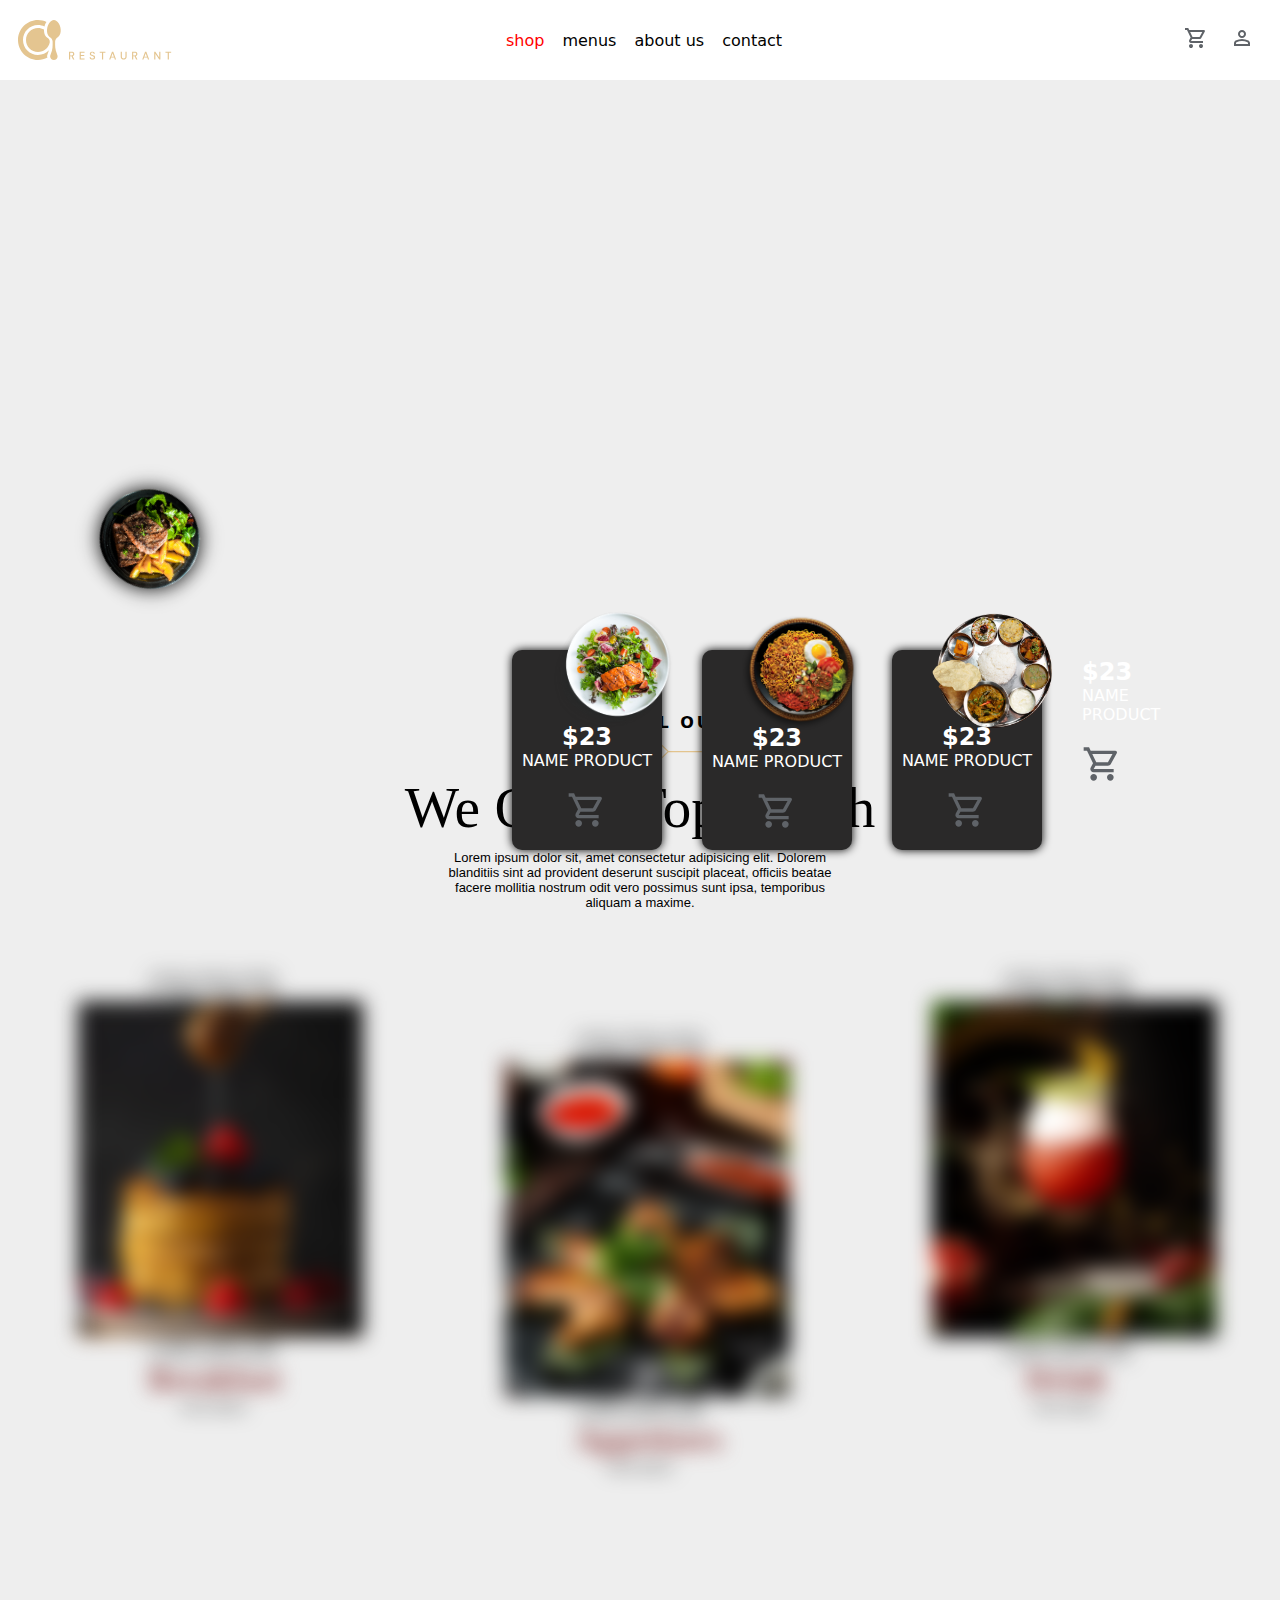
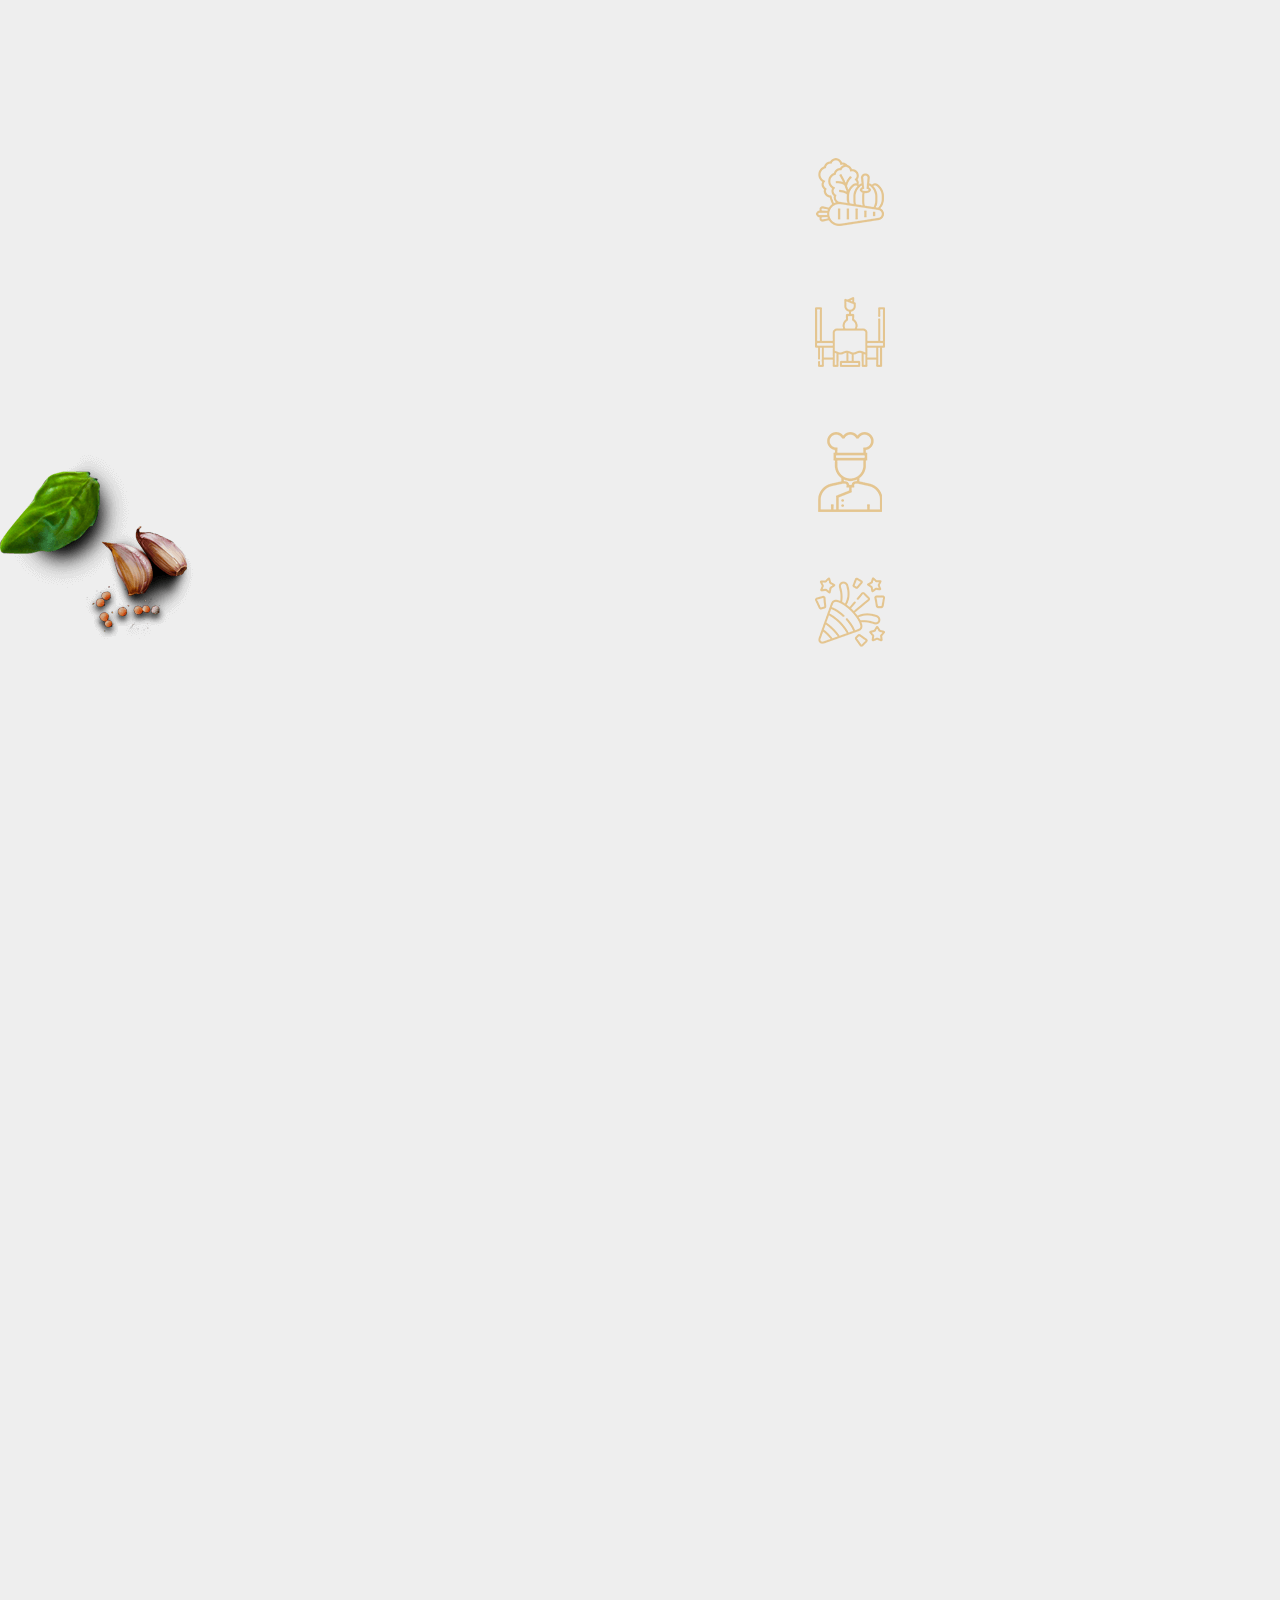
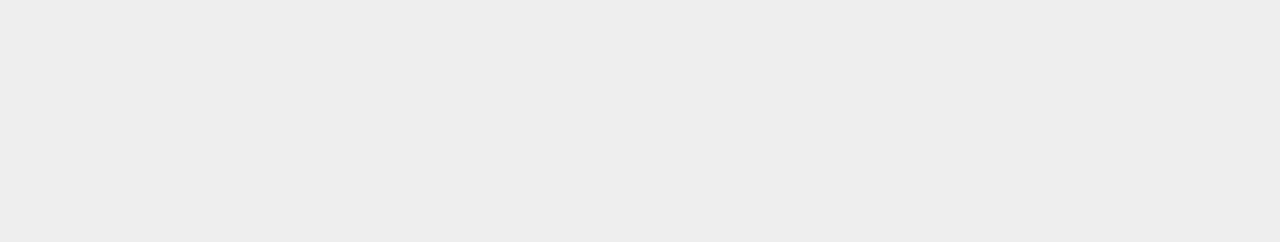
<file: project about food/index.html>
<!DOCTYPE html>
<html lang="en">
<head>
  <meta charset="UTF-8">
  <meta name="viewport" content="width=device-width, initial-scale=1.0">
  <title>Document</title>
  <link rel="stylesheet" href="style.css">
</head>
<body>
  <header>
    <div class="logo">
      <img src="logo.svg" alt="">
    </div>
    <nav>
            <li><a class="shop" href="#">shop</a></li>
            <li><a href="#">menus</a></li>
            <li><a href="#">about us </a></li>
            <li><a href="#">contact</a></li>
    </nav>
    <div class="account">
      <li><a href="#"><img src="shopping_cart_24dp_FILL0_wght400_GRAD0_opsz24.svg" alt=""></a></li>
    <li><a href="#"><img src="person_24dp_FILL0_wght400_GRAD0_opsz24.svg" alt=""></a></li>
    </div>
  </header>
  <main>
    <div class="shabe_for_nothing">
      <img src="shape-4.png" alt="">
    </div>
    <div class="shape-02--for-nothing">
      <img src="shape-2.png" alt="">
    </div>
    <div class="list">
      <div class="item">
        <img src="img1.png" alt="">
        <div class="content">
          <div class="title">
            <h1> title of the prodduct</h1>
          </div>
          <div class="para">
            <p>Lorem ipsum dolor sit amet consectetur adipisicing elit. Odio fugit eos unde veritatis quibusdam impedit quis tenetur debitis laborum, ducimus veniam praesentium natus laboriosam provident ut repellat! Saepe, deserunt a.</p>
          
          </div>
          <div class="my_btn">
            <button>see more</button>
            <button>order now</button>
          </div>
        </div>
      </div>
      <div class="item">
        <img src="img2.png" alt="">
        <div class="content">
          <div class="title">
            <h1> title of the prodduct</h1>
          </div>
          <div class="para">
            <p>Lorem ipsum dolor sit amet consectetur adipisicing elit. Odio fugit eos unde veritatis quibusdam impedit quis tenetur debitis laborum, ducimus veniam praesentium natus laboriosam provident ut repellat! Saepe, deserunt a.</p>
          
          </div>
          <div class="my_btn">
            <button>see more</button>
            <button>order now</button>
          </div>
        </div>
      </div>
      <div class="item">
        <img src="img3.png" alt="">
        <div class="content">
          <div class="title">
            <h1> title of the prodduct</h1>
          </div>
          <div class="para">
            <p>Lorem ipsum dolor sit amet consectetur adipisicing elit. Odio fugit eos unde veritatis quibusdam impedit quis tenetur debitis laborum, ducimus veniam praesentium natus laboriosam provident ut repellat! Saepe, deserunt a.</p>
          
          </div>
          <div class="my_btn">
            <button>see more</button>
            <button>order now</button>
          </div>
        </div>
      </div>
      <div class="item">
        <img src="img4.png" alt="">
        <div class="content">
          <div class="title">
            <h1> title of the prodduct</h1>
          </div>
          <div class="para">
            <p>Lorem ipsum dolor sit amet consectetur adipisicing elit. Odio fugit eos unde veritatis quibusdam impedit quis tenetur debitis laborum, ducimus veniam praesentium natus laboriosam provident ut repellat! Saepe, deserunt a.</p>
          
          </div>
          <div class="my_btn">
            <button>see more</button>
            <button>order now</button>
          </div>
        </div>
      </div>
    </div>
    <div class="thumbnail">
      <div class="item">
        <li><img src="img2.png" alt=""></li>
        <h2>$23</h2>
        <p>name product</p>
        <div class="img">
          <img src="shopping_cart_24dp_FILL0_wght400_GRAD0_opsz24.svg" alt="">
        </div>
      </div>
      <div class="item">
        <li><img src="img3.png" alt=""></li>
        <h2>$23</h2>
        <p>name product</p>
        <div class="img">
          <img src="shopping_cart_24dp_FILL0_wght400_GRAD0_opsz24.svg" alt="">
        </div>
      </div>
      <div class="item">
       <li> <img src="img4.png" alt=""></li>
        <h2>$23</h2>
        <p>name product</p>
        <div class="img">
          <img src="shopping_cart_24dp_FILL0_wght400_GRAD0_opsz24.svg" alt="">
        </div>
      </div>
      <div class="item">
        <li><img src="img1.png" alt=""></li>
        <h2>$23</h2>
        <p>name product</p>
        <div class="img">
          <img src="shopping_cart_24dp_FILL0_wght400_GRAD0_opsz24.svg" alt="">
        </div>
      </div>
    </div>
    <div class="prev_back">
      <button class="back"><</button>
      <button class="prev">></button>
    </div>
  </main>
  <section class="sec-01">

    <div class="add-shape">
      <img src="shape-6.png" alt="">
      <img src="shape-5.png" alt="">
    </div>
    <div class="container">
      <div class="content-des">
        <h4>outmane el ouafa</h4>
        <img src="separator.svg" alt="">
        <div class="impor-con">
          <h1>We Offer Top Notch</h1>
          <p>Lorem ipsum dolor sit, amet consectetur adipisicing elit. Dolorem blanditiis sint ad provident deserunt suscipit placeat, officiis beatae facere mollitia nostrum odit vero possimus sunt ipsa, temporibus aliquam a maxime.</p>

        </div>
      </div>
      <div class="items">
        <div class="item">
          <img src="service-1.jpg" alt="">
          <h3>Breakfast</h3>
          <a href="#">View Menu</a>
        </div>
        <div class="item">
          <img src="service-2.jpg" alt="">
          <h3>Appetizers</h3>
          <a href="#">View Menu</a>
        </div>
        <div class="item">
          <img src="service-3.jpg" alt="">
          <h3>Drink</h3>
          <a href="#">View Menu</a>
        </div>
      </div>
    </div>
  </section>
  <section class="sec-02">
    <div class="somthig-fo-02">
      <img src="shape-3.png" alt="">
    </div>
    <div class="my-containe-02">
      <div class="content-02">
        <h4>About Us</h4>
        <img src="separator.svg" alt="">
        <h1>Every Fla Vor <br>Tells a Story</h1>
        <p>Lorem ipsum dolor sit amet consectetur adipisicing elit. Ipsam harum officia eum maiores consequuntur quisquam nostrum natus ea magnam ratione quod perspiciatis dolore quasi minus fugit tempore aliquam, repellendus voluptatum.</p>
        <div class="my_btn">
          <button>read more</button>
          <button>take a table</button>
        </div>
      </div>
      <div class="about-img-02">
        <img src="about-banner.jpg" alt="">
        <img src="badge-2.png" alt="">
        <img src="badge-2-bg.png" alt="">
      </div>
    </div>
    <div class="some-img">
      <img src="features-icon-1.png" alt="">
      <img src="features-icon-2.png" alt="">
      <img src="features-icon-3.png" alt="">
      <img src="features-icon-4.png" alt="">
    </div>
  </section>
  <section class="sec-03">
    <div class="img-for-nothing">
      <img src="shape-6.png" alt="">
      <img src="shape-5.png" alt="">
    </div>
    <div class="container-03">
      <div class="content-03">
        <h4>our menu</h4>
        <img src="separator.svg" alt="">
        <h1>Delicious Menu</h1>
      </div>
      <div class="my_items">
        <div class="item-right">
          <div class="item">
            <img src="menu-1.png" alt="">
            <h5>Greek Salad</h5>
           <p>Lorem ipsum dolor sit amet consectetur adipisicing elit. Veniam voluptatibus od</p>
          </div>
          <div class="item">
            <img src="menu-2.png" alt="">
            <h5>Greek Salad</h5>
           <p>Lorem ipsum dolor sit amet consectetur adipisicing elit. Veniam voluptatibus od</p>
          </div>
          <div class="item">
            <img src="menu-3.png" alt="">
            <h5>Greek Salad</h5>
           <p>Lorem ipsum dolor sit amet consectetur adipisicing elit. Veniam voluptatibus od</p>
          </div>
        </div>
        <div class="item-left">
          <div class="item">
            <img src="menu-4.png" alt="">
            <h5>Greek Salad</h5>
           <p>Lorem ipsum dolor sit amet consectetur adipisicing elit. Veniam voluptatibus od</p>
          </div>
          <div class="item">
            <img src="menu-5.png" alt="">
            <h5>Greek Salad</h5>
           <p>Lorem ipsum dolor sit amet consectetur adipisicing elit. Veniam voluptatibus od</p>
          </div>
          <div class="item">
            <img src="menu-6.png" alt="">
            <h5>Greek Salad</h5>
           <p>Lorem ipsum dolor sit amet consectetur adipisicing elit. Veniam voluptatibus od</p>
          </div>
        </div>
      </div>
      <button>see more menu</button>
    </div>
  </section>
  <script src="script.js"></script>
</body>
</html>
</file>
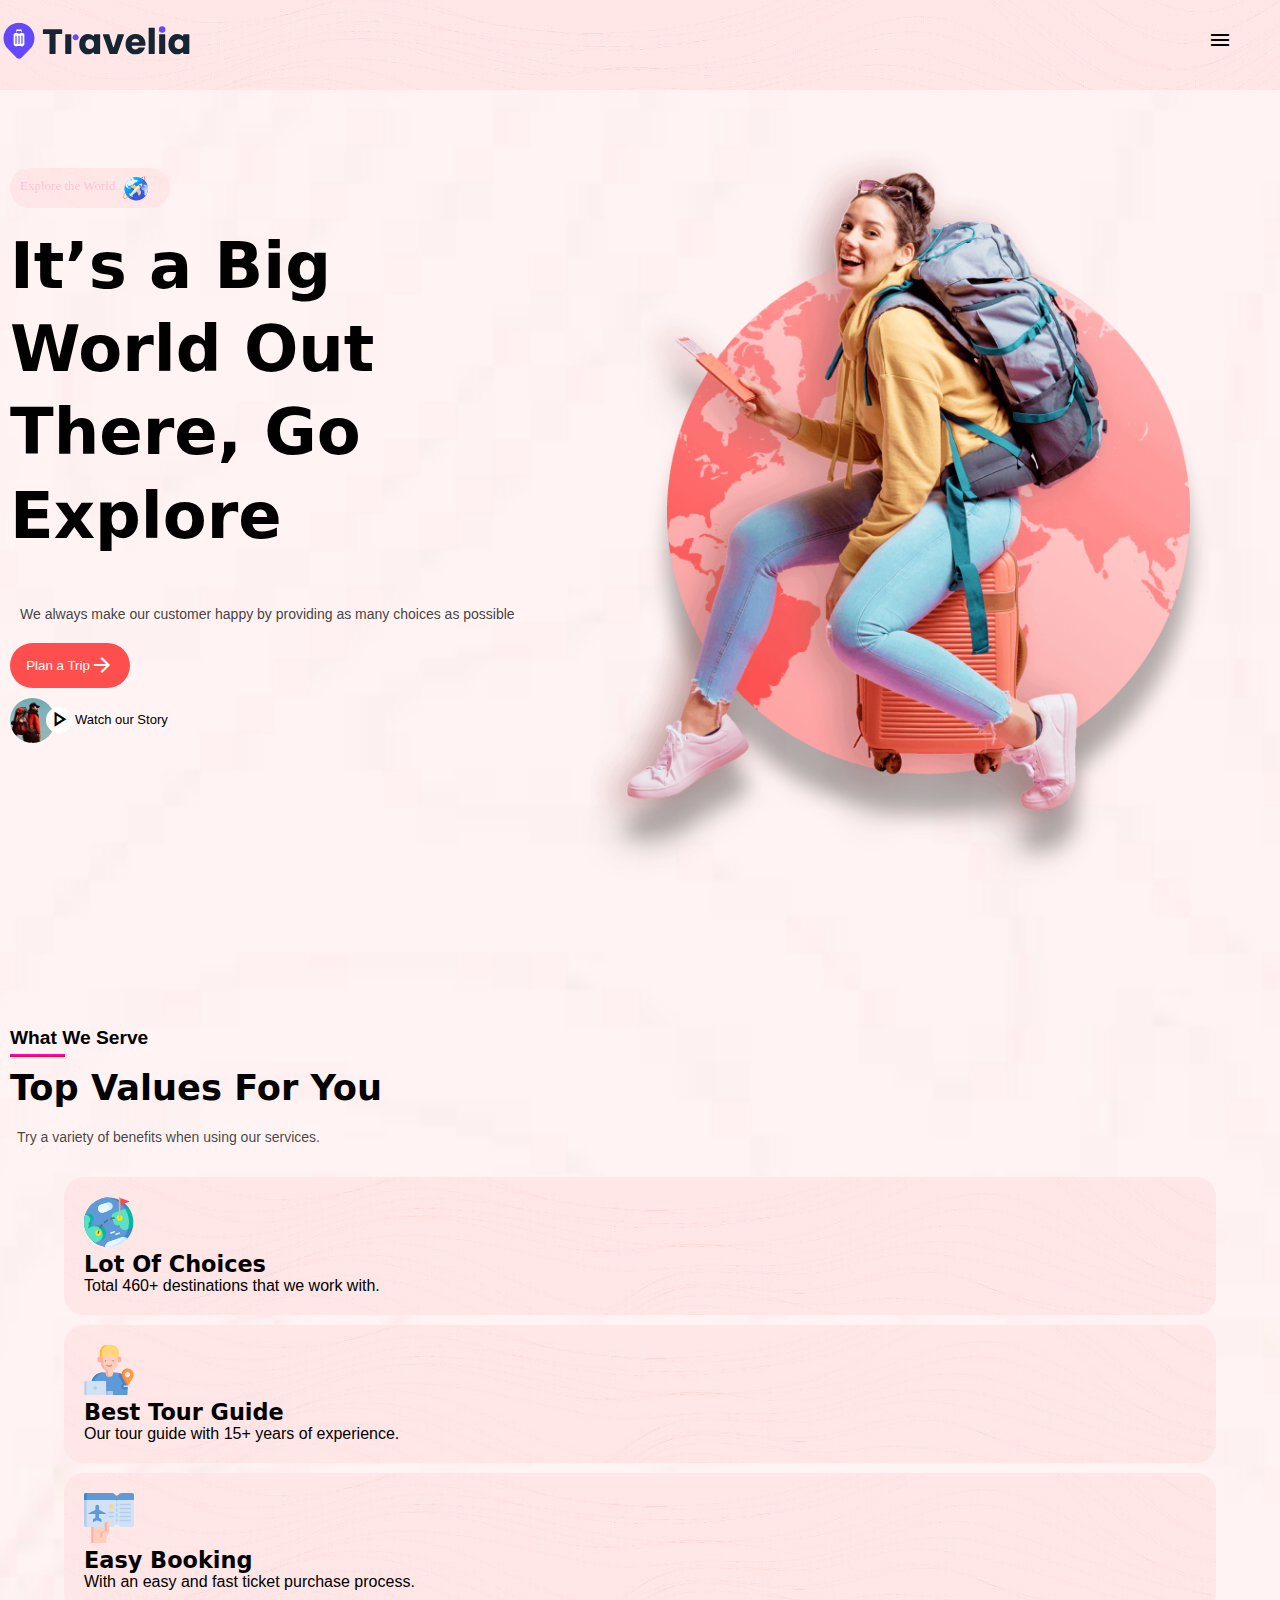
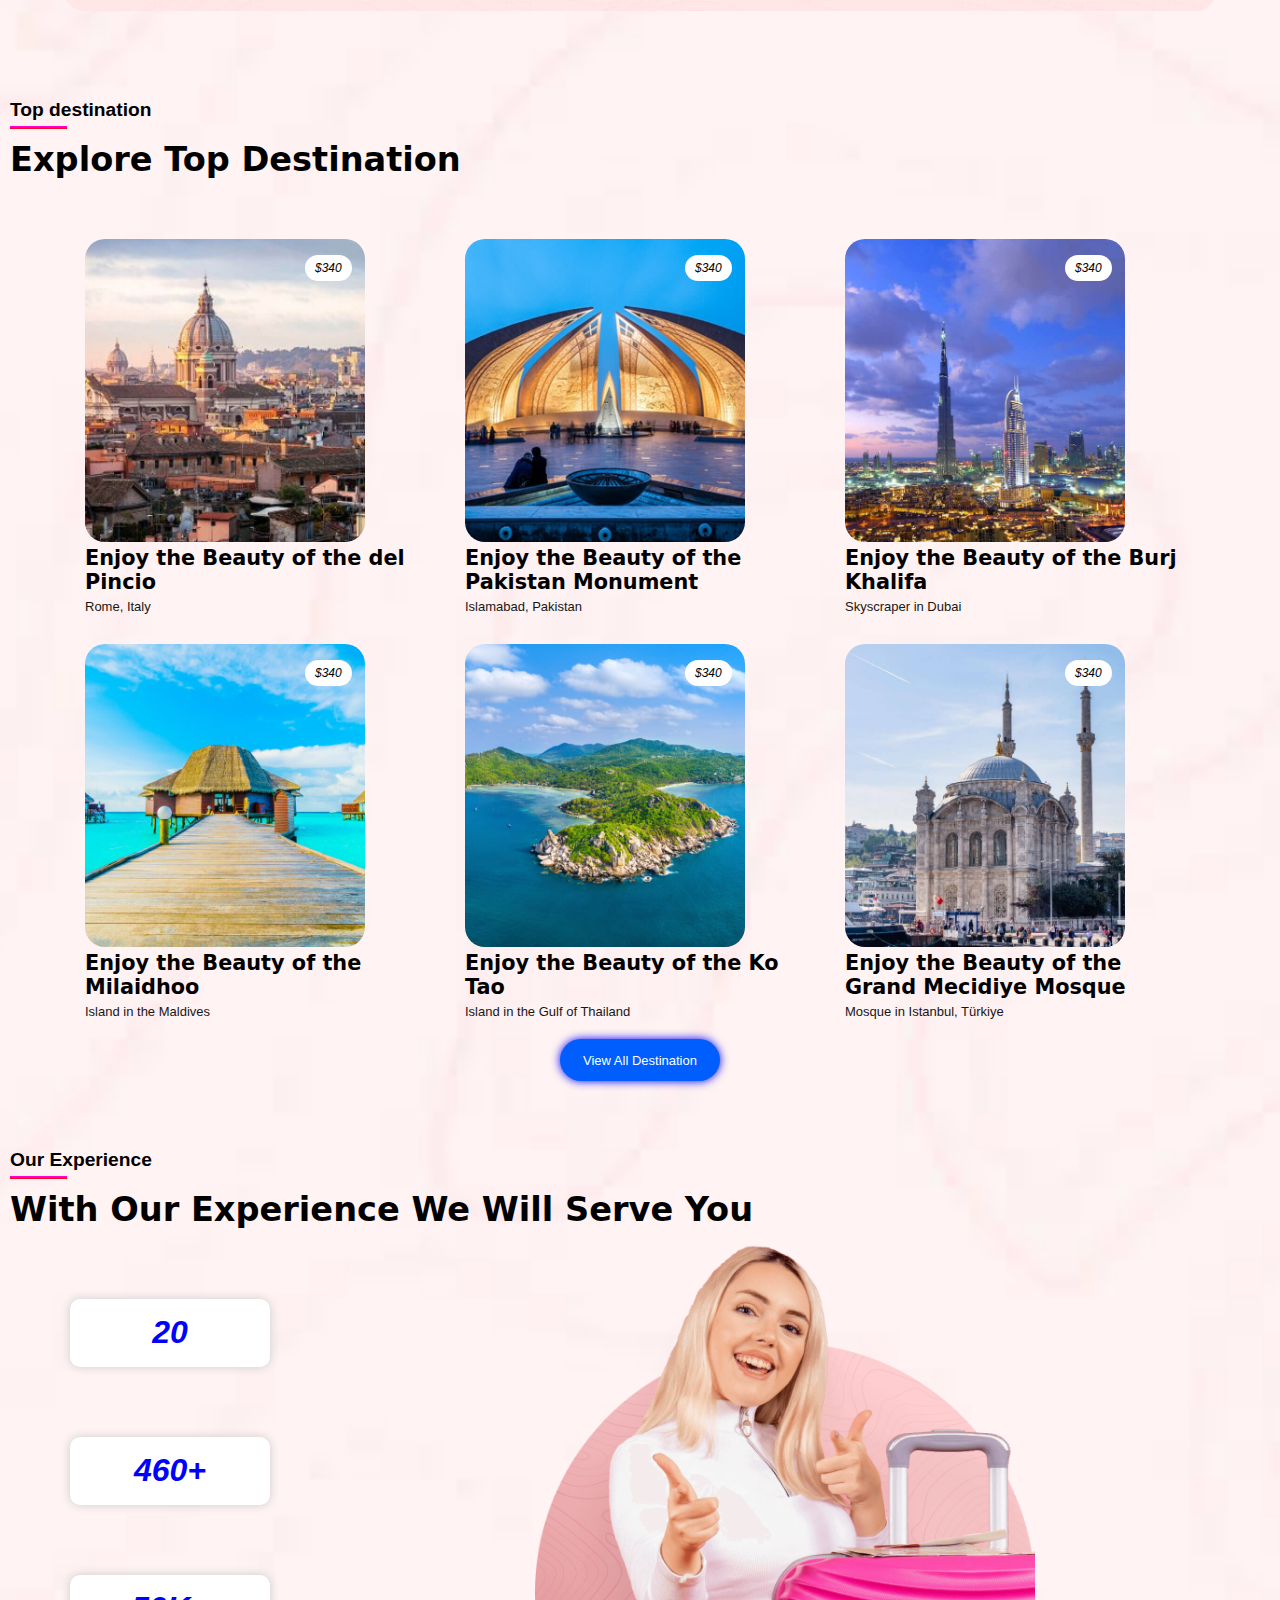
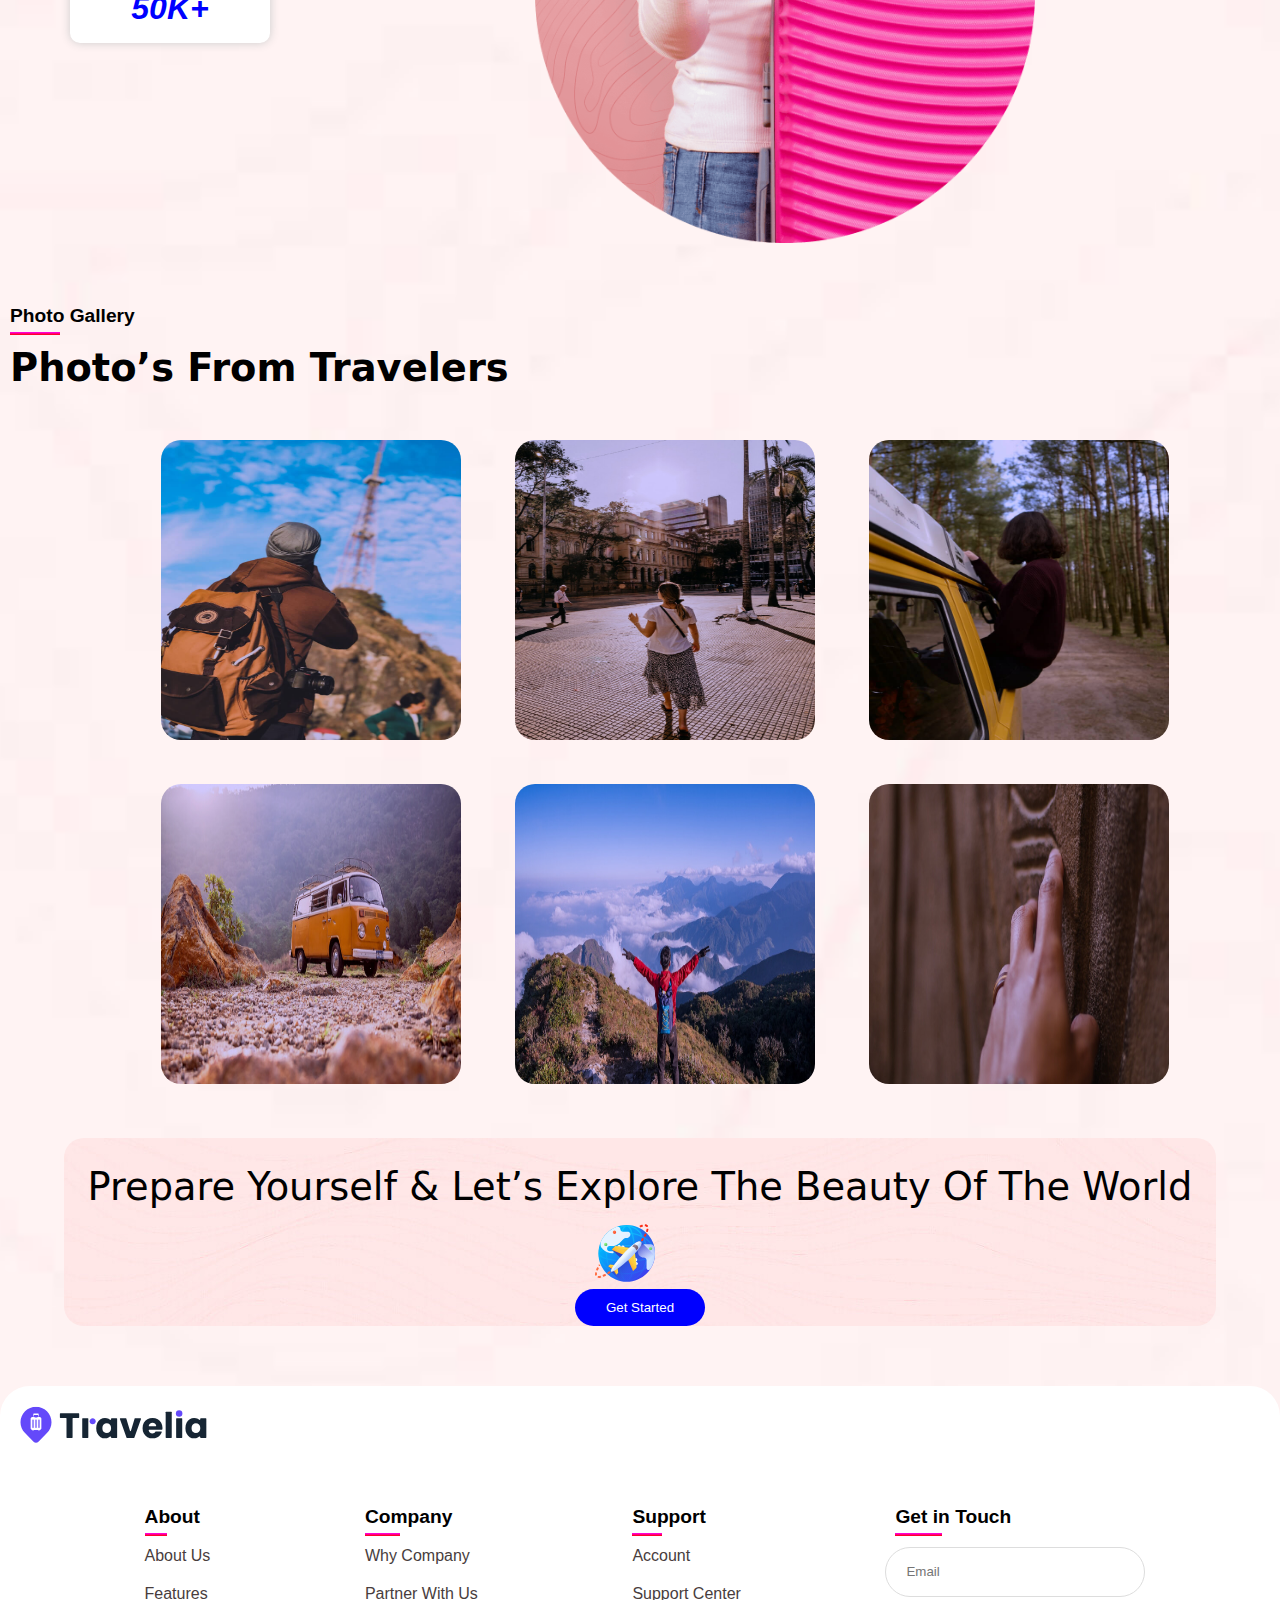
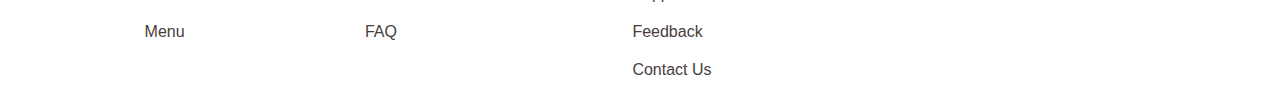
<file: project about Traveles/index.html>
<!DOCTYPE html>
<html lang="en">
<head>
    <meta charset="UTF-8">
    <meta name="viewport" content="width=device-width, initial-scale=1.0">
    <title>travels</title>
    <link rel="stylesheet" href="style.css">
    <link rel="stylesheet" href="https://fonts.googleapis.com/css2?family=Material+Symbols+Outlined:opsz,wght,FILL,GRAD@20..48,100..700,0..1,-50..200" />

</head>
<body>
   <!-- header -->
    <header>
        <h1>
            <img src="logo.svg" alt="">
        </h1>
            <nav class="" id="nav">

                <div class="nav_bar">
                    <img id="img" src="logo.svg" alt="">
                    <li class="item_nav_bar">
                        <a href="#home" id="" class="active">Home</a>
                    </li>
                    <li class="item_nav_bar">
                        <a href="#serivise">Servise</a>
                    </li>
                    </li>
                    <li class="item_nav_bar">
                        <a href="#producte">Product</a>
                    </li>
                    <li class="item_nav_bar">
                        <a href="#EXPERIENCE">Experince</a>
                </div>
                <div class="login_sign">
                    <a id="loge" href="#">Loge in</a>
                    <a id="sign" href="#">sign in</a>
                </div>
           
            </nav>
            <button  class="btn " id="btn">
            
                <div class="nav_toougle">
                    <span class="material-symbols-outlined" id="open">
                        menu
                        </span>
                        <span class="material-symbols-outlined " id="close">
                            close
                            </span>
            </button>
        </div>
    </header>
    <!-- #---------- HERO ----------# -->
    v    <main id="home">
        <section class="section1" id="home">
            <div class="container">
                <!-- inforamtion -->
                <p class="fp">Explore the World
                    <span>
                        <img src="title-icon.svg" alt="">
                    </span>
                </p>
                <h1 class="h1">It’s a Big World Out There, Go Explore</h1>
                <p class="describtion_hero">We always make our customer happy by providing
                    as many choices as possible
                </p>
                <button class="btn_hero">Plan a Trip
                    <span class="material-symbols-outlined">
                        arrow_forward
                        </span>
                </button>
                <a href="#" class="hero_st">
                    <p class="w">Watch our Story</p>
                    <img src="hero-button-img.jpg" width="45" alt="">
                    <span class="material-symbols-outlined">
                        play_arrow
                        </span>
                </a>
            </div>
            <figure>
                <!-- image -->
                <img src="hero-banner.png" alt="">
            </figure>
        </section>
        <!-- #---------- SERVICE ----------# -->
        <sectoin id="serivise" class="section_servise">
            <div class="container">
                <span>What We Serve</span>
                <h2>Top Values For You</h2>
                <p>Try a variety of benefits when
                    using our services.
                </p>
            </div>
            <div class="carts">
                <div class="cart">
                    <img src="service-icon-1.svg" alt="">
                    <h6>Lot Of Choices</h6>
                    <p>Total 460+ destinations that we work with.</p>
                </div>
                <div class="cart">
                    <img src="service-icon-2.svg" alt="">
                    <h6>
                        Best Tour Guide</h6>
                    <p>Our tour guide with 15+ years of experience.</p>
                </div>
                <div class="cart">
                    <img src="service-icon-3.svg" alt="">
                    <h6>Easy Booking</h6>
                    <p>With an easy and fast ticket purchase process.</p>
                </div>
            </div>
        </sectoin>
        
        <!-- #---------- DESTINATION ----------# -->
        <section id="producte" class="section_producte">
            <div class="container">
                <span>
                    Top destination
                </span>
                <h2>Explore Top Destination</h2>
            </div>
            <div class="producte">
                <article>
                    <div class="cart_shop">
                        <div class="cart_img">
                            <img src="destination-1.jpg" width="300px" alt="">
                            <i>
                                $340
                            </i>
                        </div>
                        <h3>Enjoy the Beauty of the del Pincio</h3>
                        <p>
                            Rome, Italy
                        </p>
                    </div>
                    <div class="cart_shop">
                        <div class="cart_img">
                            <img src="destination-2.jpg" width="300px" alt="">
                            <i>
                                $340
                            </i>
                        </div>
                        <h3>Enjoy the Beauty of the Pakistan Monument</h3>
                        <p>
                            Islamabad, Pakistan
                        </p>
                    </div>
                    <div class="cart_shop">
                        <div class="cart_img">
                            <img src="destination-3.jpg" width="300px" alt="">
                            <i>
                                $340
                            </i>
                        </div>
                        <h3>Enjoy the Beauty of the Burj Khalifa</h3>
                        <p>
                            Skyscraper in Dubai

                        </p>
                    </div>
                    <div class="cart_shop">
                        <div class="cart_img">
                            <img src="destination-4.jpg" width="300px" alt="">
                            <i>
                                $340
                            </i>
                        </div>
                        <h3>
                            Enjoy the Beauty of the Milaidhoo</h3>
                        <p>
                            Island in the Maldives

                        </p>
                    </div>
                    <div class="cart_shop">
                        <div class="cart_img">
                            <img src="destination-5.jpg" width="300px" alt="">
                            <i>
                                $340
                            </i>
                        </div>
                        <h3>
                            Enjoy the Beauty of the Ko Tao</h3>
                        <p>
                            
                            Island in the Gulf of Thailand


                        </p>
                    </div>
                    <div class="cart_shop">
                        <div class="cart_img">
                            <img src="destination-6.jpg" width="300px" alt="">
                            <i>
                                $340
                            </i>
                        </div>
                        <h3>
                            Enjoy the Beauty of the Grand Mecidiye Mosque</h3>
                        <p>
                            
                            Mosque in Istanbul, Türkiye
                        </p>
                    </div>
                </article>
                <button>View All Destination</button>
            </div>
        </section>
        <!-- #---------- EXPERIENCE ----------# -->
        <section id="EXPERIENCE" class="EXPERIENCE">
            <div class="container">
                <span>Our Experience</span>
                <h2>With Our Experience We Will Serve You</h2>
                <p>Since we first opened we have always prioritized the convenience of our users by providing low prices and with a easy process.
                </p>
            </div>
            <article>
                <div class="cart_ex">
                    <i>20 </i>
                    <p>Years <br>
                        Experience</p>
                </div>
                <div class="cart_ex">
                    <i>460+</i>
                    <p>Destination <br>
                        Collaboration</p>
                </div>
                <div class="cart_ex">
                    <i>50K+</i>
                    <p>Happy <br>
                        Customer</p>
                </div>
            </article>
            <figure>
                <img src="experience-banner.png" alt="">
            </figure>
        </section>
        <!-- #---------- GALLERY ----------# -->
        <section class="gellary">
            <div class="container">
                <span>
                    Photo Gallery
                </span>
                <h2>Photo’s From Travelers</h2>
            </div>
            <article>
                <img src="gallery-1.jpg" width="300" height="300px" alt="">
                <img src="gallery-2.jpg" width="300" height="300px" alt="">
                <img src="gallery-3.jpg" width="300" height="300px" alt="">
                <img src="gallery-4.jpg" width="300" height="300px" alt="">
                <img src="gallery-5.jpg" width="300" height="300px" alt="">
                <img src="gallery-6.jpg" width="300" height="300px" alt="">
            </article>
        </section>
        <!-- #---------- CTA ----------# -->
        <section class="cta">
            <article>
                <h1>Prepare Yourself & Let’s Explore The Beauty Of The World</h1>
                <img src="title-icon.svg" alt="">
                <button>Get Started
                </button>
            </article>
        </section>
        <!-- #---------- FOOTER ----------# -->
        <footer>
            <div class="container">
                <img src="logo.svg" alt="">
                <p>We always make our customer
                    happy by providing as many
                    choices as possible</p>
            </div>
            <div class="containers">
                <div class="container_2">
                    <span>About</span>
                    <li>
                        <a href="#">About Us</a>
                        <a href="#">Features</a>
                        <a href="#">Menu</a>
                    </li>
                </div>
                

            
                <div class="container_2">
                    <span>Company</span>
                    <li>
                        <a href="#">Why Company</a>
                        <a href="#">Partner With Us</a>
                        <a href="#">FAQ</a>
                    </li>
                </div>
                <div class="container_2">
                    <span>Support</span>
                    <li>
                        <a href="#">Account</a>
                        <a href="#">Support Center</a>
                        <a href="#">Feedback</a>
                        <a href="#">Contact Us</a>
                    </li>
                </div>
                <div class="container_2">
                    <span>Get in Touch</span>
                    <ul>
                        <input type="email" placeholder="Email">
                    </ul>
                </div>
            </div>
        </footer>
    </main>
    <script src="scribt.js">
    </script>
</body>
</html>
</file>
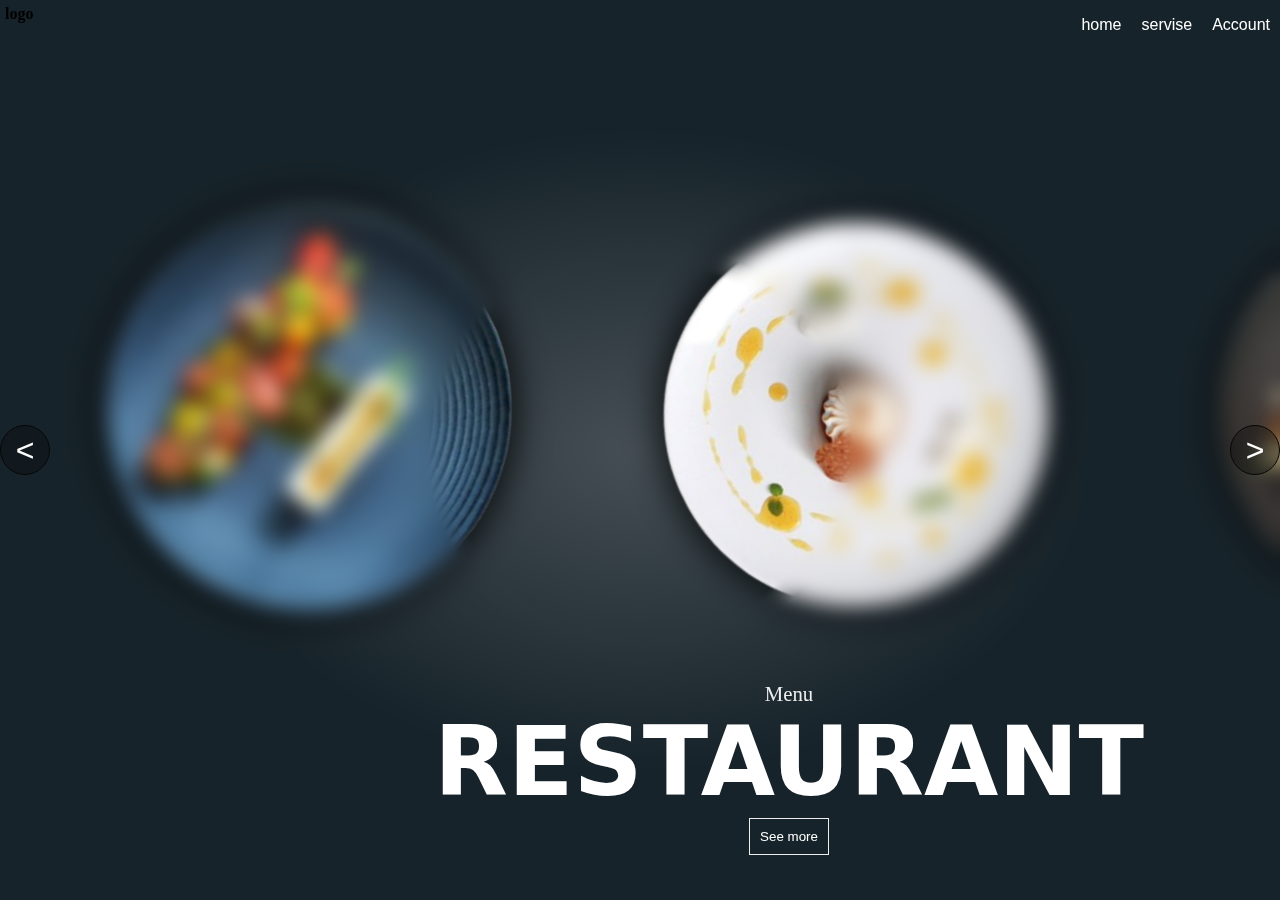
<file: slider img food using js/index.html>
<!DOCTYPE html>
<html lang="en">
<head>
    <meta charset="UTF-8">
    <meta name="viewport" content="width=device-width, initial-scale=1.0">
    <title>slider img food</title>
    <link rel="stylesheet" href="style.css">
</head>
<body>
    <header>
        <div>logo</div>
        <nav>
            <ul>
                <li><a href="#">home</a></li>
                <li><a href="#">servise</a></li>
                <li><a href="#">Account</a></li>
            </ul>
        </nav>
    </header>
    <div class="slider">
        <div class="list">
            <div class="item">
                <img id="img" src="c1-removebg-preview.png" alt="">
            </div>
            <div class="item">
                <img id="img" src="c2-removebg-preview.png" alt="">
            </div>
            <div class="item">
                <img id="img" src="c3-removebg-preview.png" alt="">
            </div>
            <div class="item">
                <img id="img" src="c4-removebg-preview.png" alt="">
            </div>
            <div class="item">
                <img id="img" src="c5-removebg-preview.png" alt="">
            </div>
        </div>
        <div class="content">
            <div>Menu</div>
            <div>Restaurant</div>
            <button>See more</button>
        </div>
        <div class="circle">
        
        </div>
        <div class="arrow">
            <button class="pack"><</button>
            <button class="prev">></button>

        </div>
    </div>
    <script id="img" src="script.js"></script>
</body>
</html>
</file>
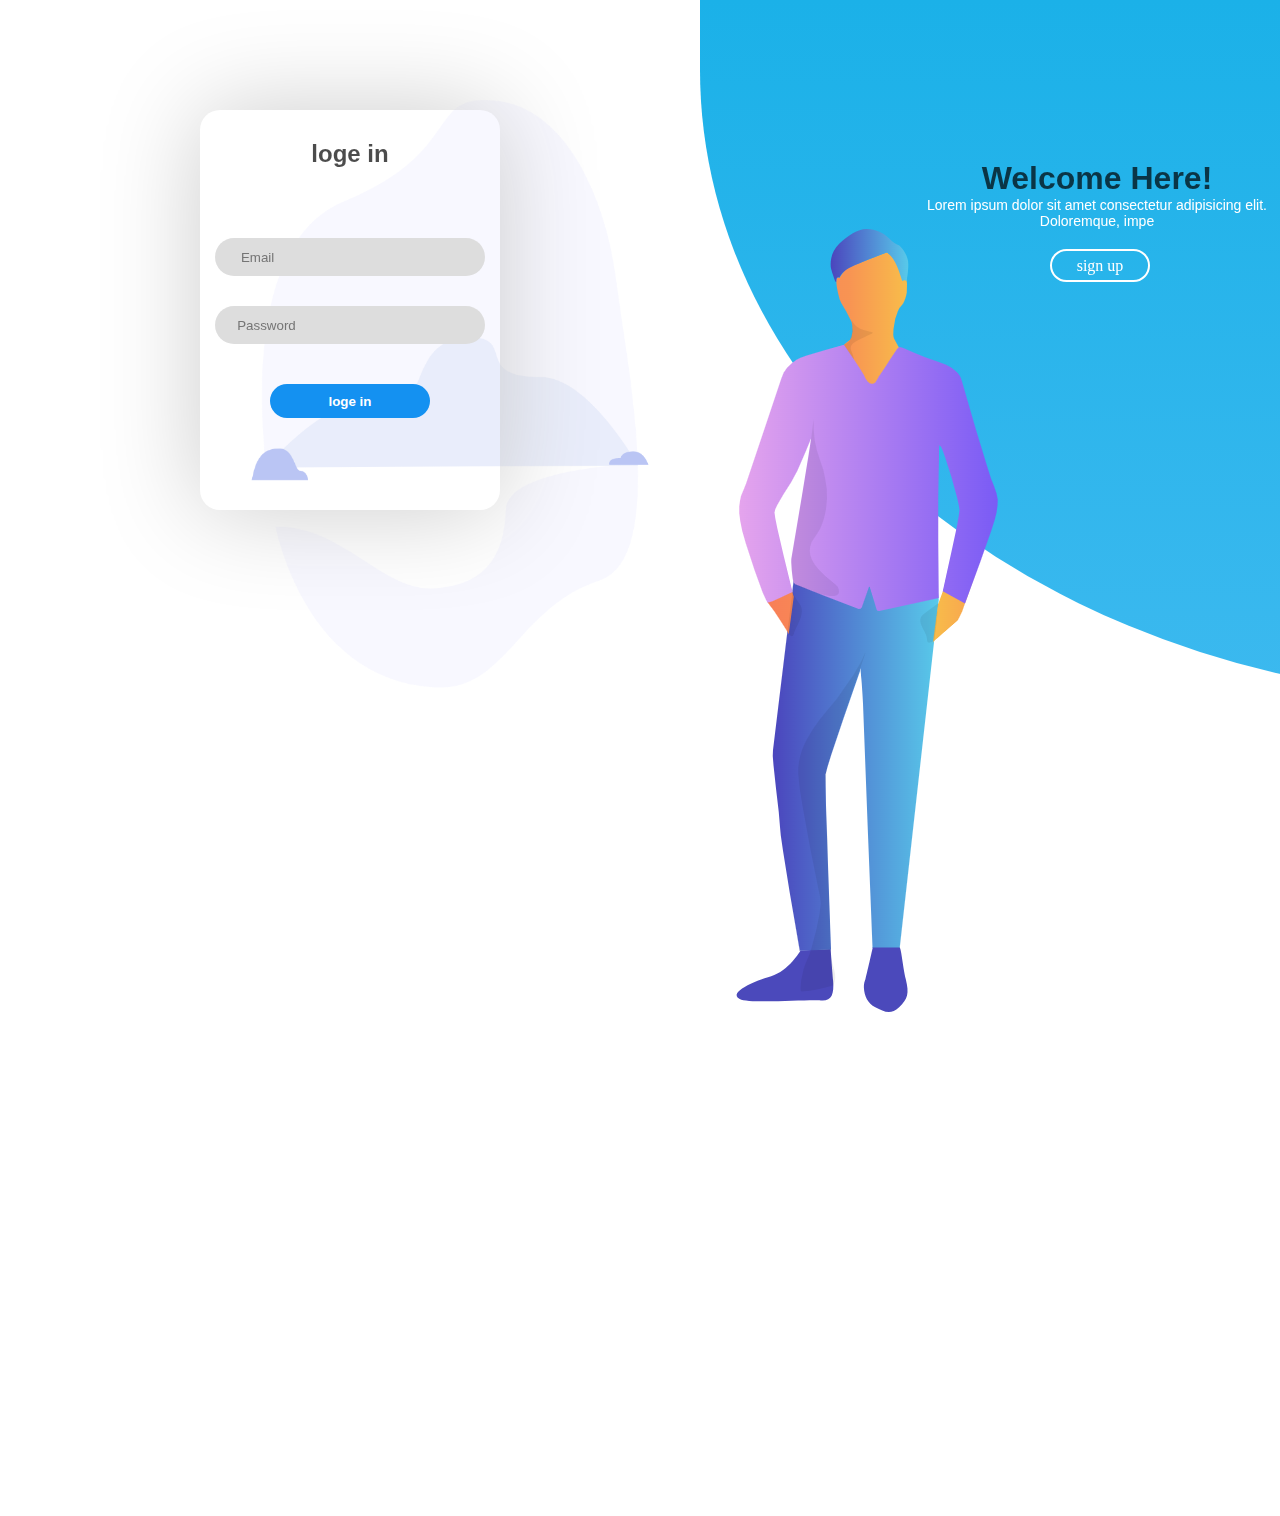
<file: frount end/project html and css/index.html>
<!DOCTYPE html>
<html lang="en">
<head>
    <meta charset="UTF-8">
    <meta name="viewport" content="width=device-width, initial-scale=1.0">
    <title>Document</title>
    <link rel="stylesheet" href="style.css">
</head>
<body>
    <form action="">
        <img src="bg-20.png" alt="" width="500">
           <main>
            <h2>loge in </h2>
<article>
    <input type="email" placeholder="       Email">
    <input type="password" placeholder="      Password">
</article>
            <button>loge in</button>
           </main>
    </form>
    <section>
        <aside>

            <h1>Welcome Here!</h1>
            <p>Lorem ipsum dolor sit amet consectetur adipisicing elit.<br> Doloremque, impe</p>
            <a href="http://127.0.0.1:3000/sign.html">sign up</a>
            <img src="Man_simple.png" alt="">
        </aside>
    </section>
</body>
</html>
</file>
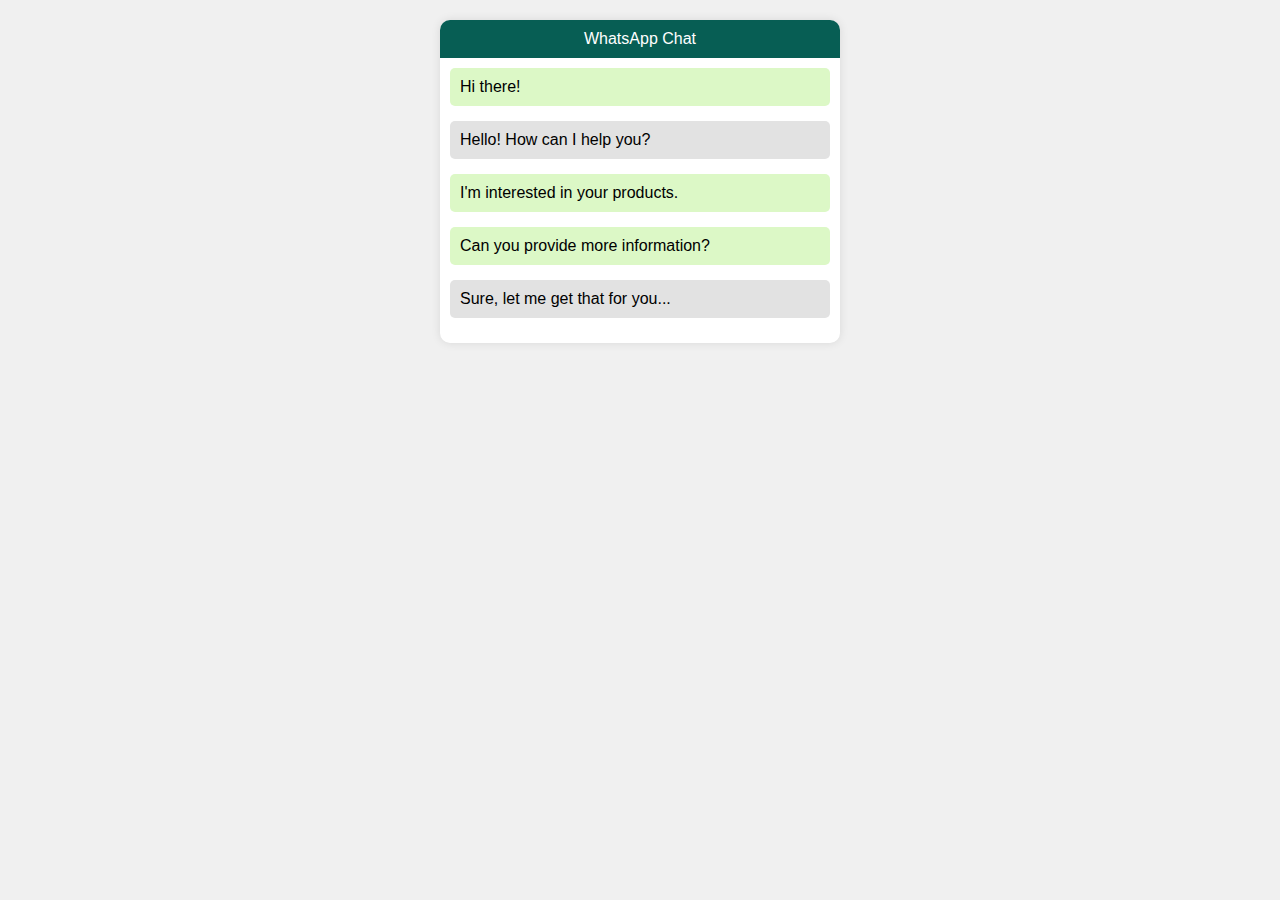
<file: frount end/create watssap using html and css and js/me.html>
<!DOCTYPE html>
<html lang="en">
<head>
<meta charset="UTF-8">
<meta name="viewport" content="width=device-width, initial-scale=1.0">
<title>WhatsApp Chat</title>
<style>
  body {
    font-family: Arial, sans-serif;
    background-color: #f0f0f0;
    margin: 0;
    padding: 0;
  }
  .chat-container {
    max-width: 400px;
    margin: 20px auto;
    background-color: #fff;
    border-radius: 10px;
    box-shadow: 0 0 10px rgba(0, 0, 0, 0.1);
    overflow: hidden;
  }
  .chat-header {
    background-color: #075e54;
    color: #fff;
    padding: 10px;
    text-align: center;
  }
  .chat-messages {
    padding: 10px;
  }
  .message {
    margin-bottom: 15px;
    padding: 10px;
    border-radius: 5px;
  }
  .incoming {
    background-color: #dcf8c6;
    align-self: flex-start;
  }
  .outgoing {
    background-color: #e2e2e2;
    align-self: flex-end;
  }
</style>
</head>
<body>

<div class="chat-container">
  <div class="chat-header">WhatsApp Chat</div>
  <div class="chat-messages">
    <div class="message incoming">Hi there!</div>
    <div class="message outgoing">Hello! How can I help you?</div>
    <div class="message incoming">I'm interested in your products.</div>
    <div class="message incoming">Can you provide more information?</div>
    <div class="message outgoing">Sure, let me get that for you...</div>
  </div>
</div>

</body>
</html>
</file>
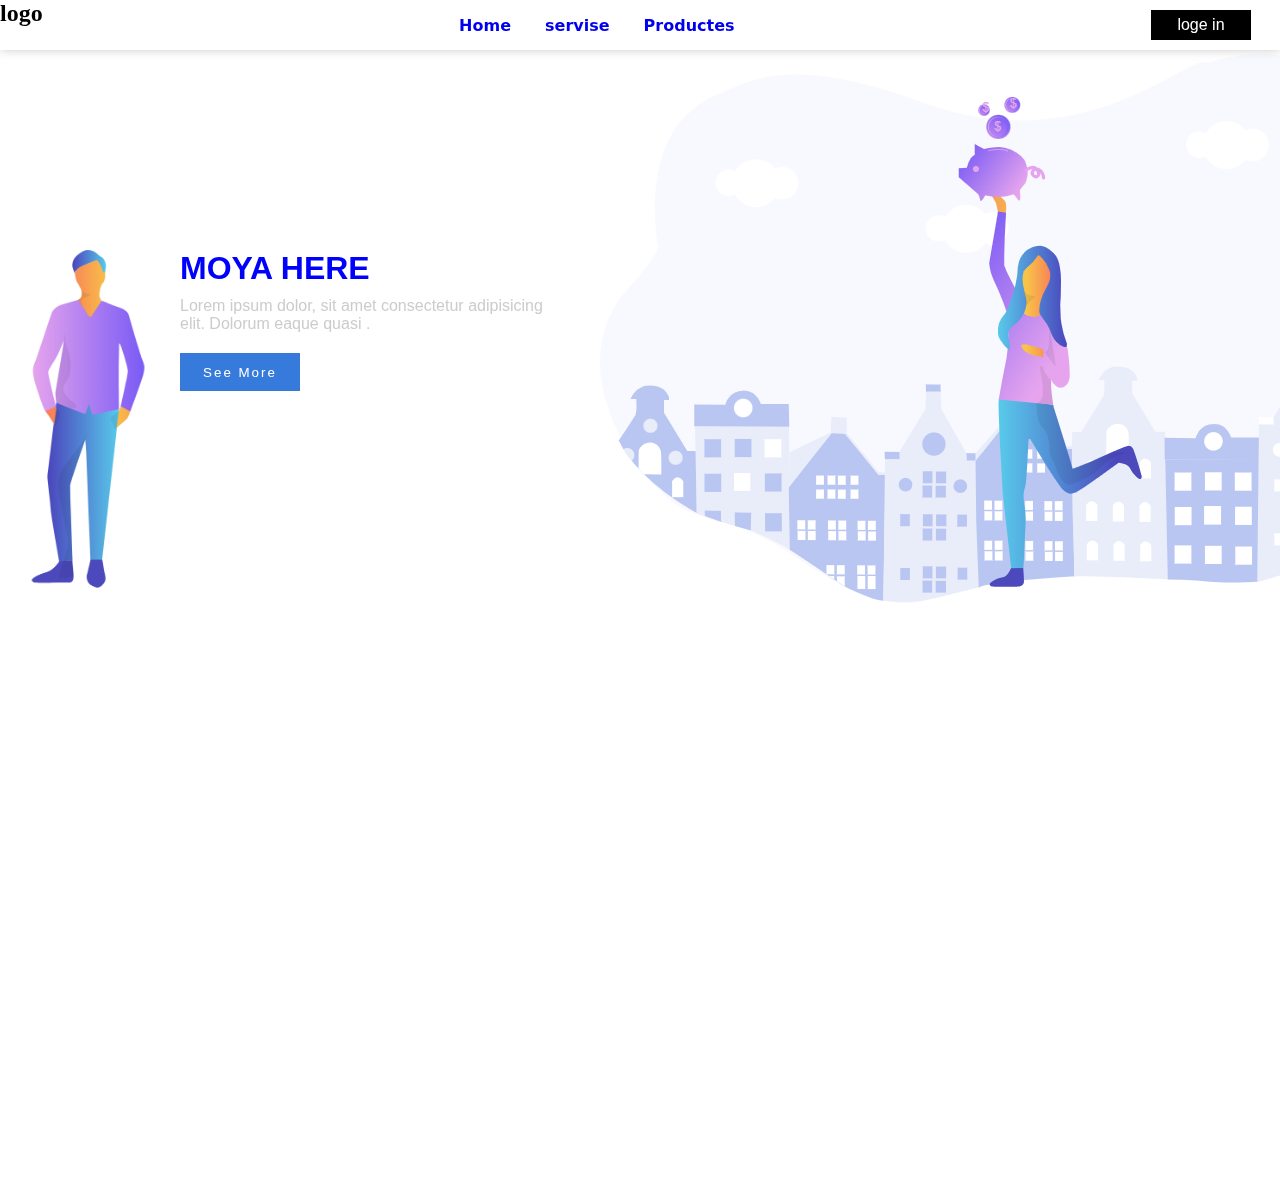
<file: frount end/project html and css/home.html>
<!DOCTYPE html>
<html lang="en">
<head>
    <meta charset="UTF-8">
    <meta name="viewport" content="width=device-width, initial-scale=1.0">
    <title>Document</title>
    <link rel="stylesheet" href="home.css">
</head>
<body>
    <header>
        <nav>
            <h2>logo</h2>
            <button>**
                <main>
                    <div class="lien">
                        <li>
                            <a href="#">Home</a>

                        </li>
                        <li>
                            <a href="#">servise</a>

                        </li>
                        <li>                            <a href="#">Productes</a></li>
                        <a href="http://127.0.0.1:3000/index.html" class="loe">loge in</a>
                    </div>
                </main>

            </button>
            <div class="nav_bar">
                <a href="#">Home</a>
                <a href="#">servise</a>
                <a href="#">Productes</a>
            </div>
            <a href="http://127.0.0.1:3000/index.html" class="loge">loge in</a>
        </nav>
        <aside>
            <img src="example-19.png" alt="" >
        </aside>
        <article>
            <img src="Man_simple.png" alt="">
            <h1>moya here</h1>
            <p>Lorem ipsum dolor, sit amet consectetur adipisicing<br> elit. Dolorum eaque quasi .</p>
            <button>See More</button>
        </article>
    </header>
</body>
</html>
</file>
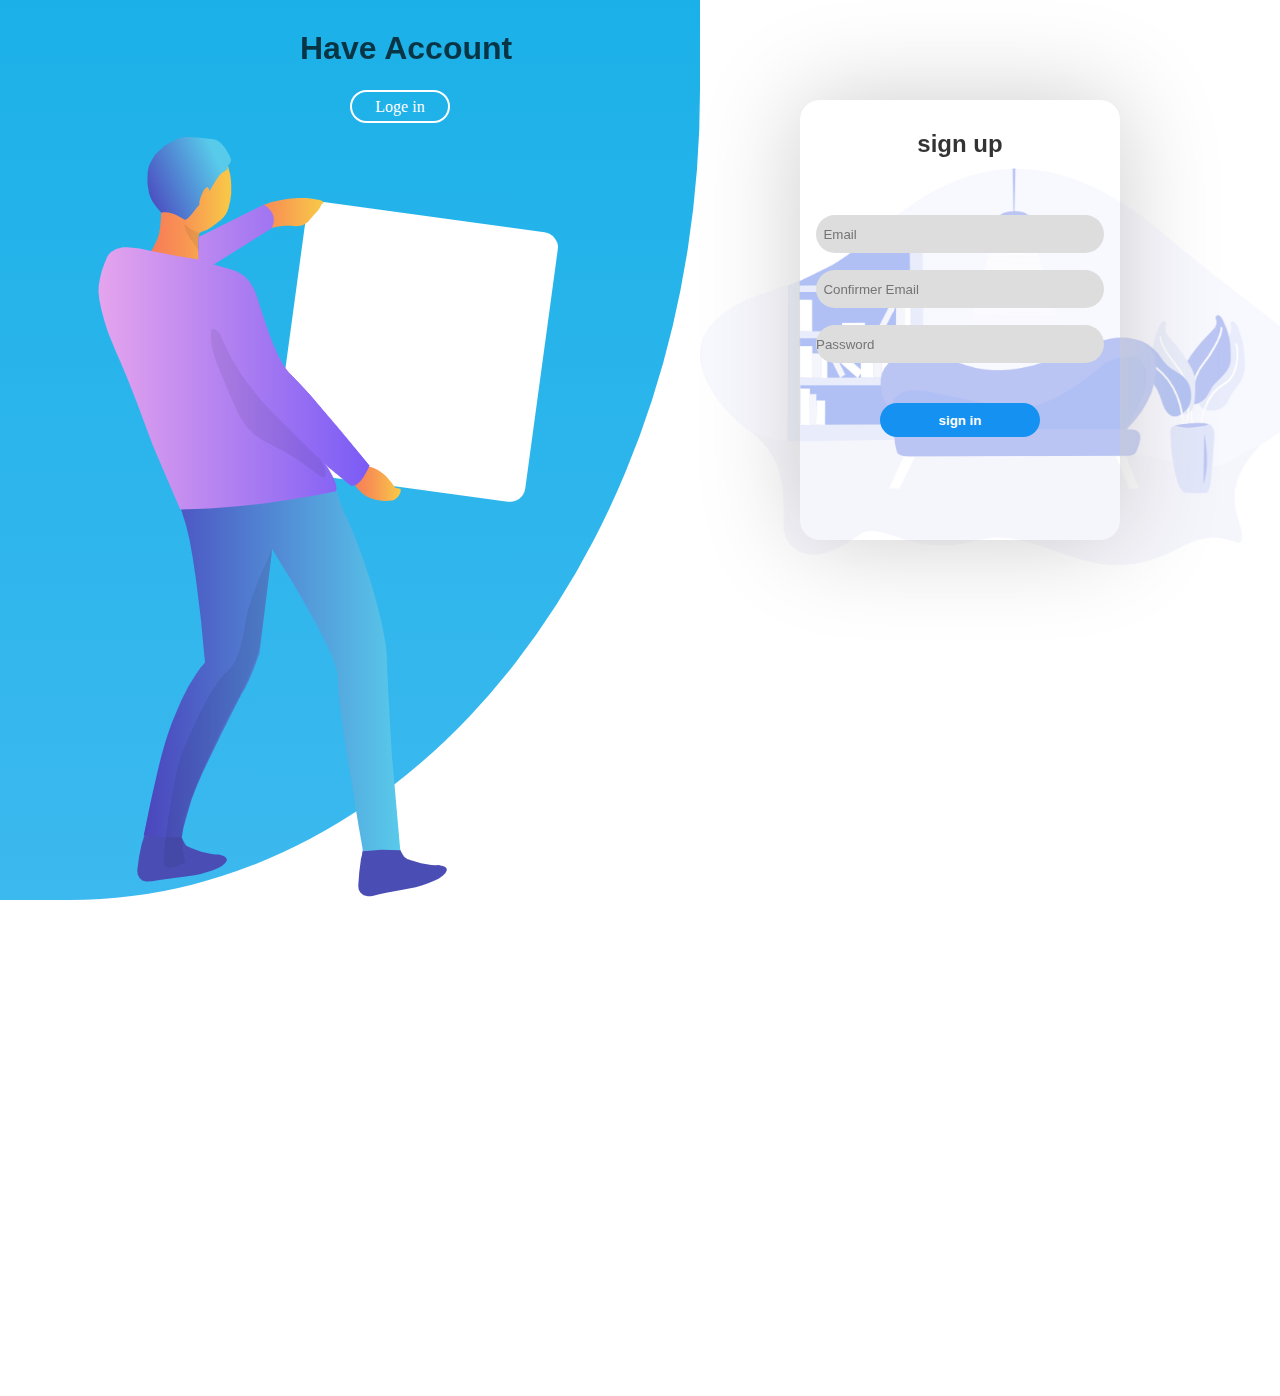
<file: frount end/project html and css/sign.html>
<!DOCTYPE html>
<html lang="en">
<head>
    <meta charset="UTF-8">
    <meta name="viewport" content="width=device-width, initial-scale=1.0">
    <title>Document</title>
    <link rel="stylesheet" href="sign.css">
</head>
<body>
    <section>
        <h1>Have Account</h1>
        <a href="http://127.0.0.1:3000/index.html">Loge in</a>
        <img src="man_lift.png" alt="">
    </section>
    <form action="">
        <img src="bg-5.png" alt="" width="1000">
        <h2>sign up</h2>
        <article>
            <input type="email" placeholder="  Email" required>
            <input type="text" placeholder="  Confirmer Email">
            <input type="password" placeholder="Password">
            <button>sign in</button>
        </article>
    </form>
</body>
</html>
</file>
<file: project about food/style.css>
* {
    margin: 0;
    padding: 0;
    box-sizing: border-box;
    list-style: none;
    text-decoration: none;
}
body {
    background: #eee; 
    min-width: 100%;
    height: auto;
}
/* body::-webkit-scrollbar-thumb {
    background-color: transparent;
}


body::-webkit-scrollbar {
    height: 1px;
} */
header {
    width: 100%;
    height: 80px;
    position: fixed;
    top: 0;
    z-index: 1000000;
    background: #fff;
    display: flex;
    transition: all .5s cubic-bezier(0.175, 0.885, 0.32, 1.275);
    justify-content: space-between;
}
header .logo {
    margin: 10px;
    padding: 5px;
    cursor: pointer;
}
header nav {
    display: flex;
    align-items: center;
    gap: 18px;
    position: relative;
    left: -40px;
}
header nav a {
    color: #000;
    font-size: 16px;
    font-family: system-ui, -apple-system, BlinkMacSystemFont, 'Segoe UI', Roboto, Oxygen, Ubuntu, Cantarell, 'Open Sans', 'Helvetica Neue', sans-serif;
    font-weight: 500;
    transition: all .3s linear;
}
header nav a:hover {
    color: #f00;
}
header nav .shop {
    color: #f00;
}
.account {
    display: flex;
    gap: 10px;
    position: relative;
    left: -10px;
    padding: 10px;
    align-items: center;
}
.account img {
    background: #fff;
    padding: 6px;
}
main {

    height: 100%;
}
main .list .item {
    inset: 0 0 0 0;
    margin: 50px;
    margin-top: 170px;
    margin-left: 190px;
    display: flex;
    gap: 100px;
    height: 100%;
}
main .list .item:nth-last-child(1),main .list .item:nth-last-child(2),main .list .item:nth-last-child(3) {
   display: none;
}
main .list .item img {
    height: auto;
margin-left: 90px;
margin-top: 380px;
z-index: 1;
    transform: rotate(45deg);
    transition: all .4s linear;
    filter: drop-shadow(0 0 10px);
    animation: img .4s linear 1 forwards;
}
@keyframes img{
    to{
        transform: rotate(0deg);
        margin-left: 0;
        margin-top: 0;
        width: 600px;
        height: 600px;
        object-fit: cover;
    }
}
main .list .item img.active {
    transform: rotate(0deg);
}
main .list .item img.back{
    transform: rotate(0deg);
    margin-left: 0;
    margin-top: 0;
    width: 600px;
    height: 600px;
    object-fit: cover;
    animation: back .4s linear 1 forwards;
}
@keyframes back{
    to{
        width: 120px;
height: 120px;
margin-left: 690px;
margin-top: 380px;
z-index: 1;
    }
}
main .list .item h1 {
    color: #000;
    font-size: 3em;
    font-family: system-ui, -apple-system, BlinkMacSystemFont, 'Segoe UI', Roboto, Oxygen, Ubuntu, Cantarell, 'Open Sans', 'Helvetica Neue', sans-serif;
    text-transform: uppercase;
    margin-top: 100px;
    filter: drop-shadow(0 0 50px #f00);
}
main .list .item p {
    width: 500px;
    font-family: system-ui, -apple-system, BlinkMacSystemFont, 'Segoe UI', Roboto, Oxygen, Ubuntu, Cantarell, 'Open Sans', 'Helvetica Neue', sans-serif;
    margin-top: 20px;
}
.content{
    animation: me .4s linear 1 forwards;
    filter: blur(10px);
    opacity: 0;
    transform: translateY(30px);
    position: relative;
}
@keyframes me{
    to{
        filter: blur(0px);
        opacity: 1;
        transform: translateY(0px);
    }
}
main .list .item button {
    width: 120px;
    border: solid 1px #ccc;
    margin-top: 20px;
    cursor: pointer;
    height: 36px;
    position: relative;
    z-index: 1;
}
main .list .item button::after {
    content: "";
    position: absolute;
    left: 0;
    top: 0;
    width: 100%;
    height: 100%;
    background: #8c3c3c;
    z-index: -1;
    transform: scaleX(0);
    transition: all .3s linear;
}
main .list .item button:hover::after {
    transform: scaleX(1);
}
main .list .item button:nth-child(2) {
    background: #8c3c3c;
    color: #fff;
}
.thumbnail {
    position: absolute;
    display: flex;
    bottom: 50px;
    left: 50%;
    animation: f .4s linear 1 forwards;
    gap: 40px;
}
.thumbnail.active{
    animation: f .4s linear 1 forwards;
}
@keyframes f{
    to{
        margin-left: -10px;
    }
}
.thumbnail .item {
    width: 150px;
    height: 200px;
    cursor: pointer;
    text-align: center;
    box-shadow: 0 0 10px #000;
    background: #2a2929;
    border-radius: 10px;
}
.thumbnail .item:nth-last-child(1){
    width: 0;
    animation: ch .4s linear 1 forwards;
}
@keyframes ch{
    to{
        width: 150px;
    }
}
.thumbnail .item li img {
    width: 80%;
    margin-left: 40px;
    margin-top: -40px;
    animation: trans 6s linear infinite;
}
@keyframes trans {
    0%, 100% {
        transform: translateY(-20px);
        transform: rotate(45deg);
    }
    50% {
        transform: translateY(0px);
        transform: rotate(0deg);
    }
}
.thumbnail .item h2 {
    color: #fff;
    font-family: system-ui, -apple-system, BlinkMacSystemFont, 'Segoe UI', Roboto, Oxygen, Ubuntu, Cantarell, 'Open Sans', 'Helvetica Neue', sans-serif;
    margin-top: -10px;
}
.thumbnail .item p {
    color: #fff;
    font-family: system-ui, -apple-system, BlinkMacSystemFont, 'Segoe UI', Roboto, Oxygen, Ubuntu, Cantarell, 'Open Sans', 'Helvetica Neue', sans-serif;
    text-transform: uppercase;
}
.thumbnail .item .img img {
    margin-top: 20px;
    width: 40px;
}
.prev_back {
    position: absolute;
    bottom: 100px;
    margin: 10px;
    opacity: 0;
}
.prev_back button {
    width: 40px;
    height: 40px;
    border-radius: 50%;
    border: solid .4px #00000058;
    background: #333;
    font-size: 16px;
    color: #fff;
    cursor: pointer;
}
.prev_back button:nth-child(2){
    background: #f00;
}
.shabe_for_nothing{
    position: absolute;
    top: 0;
    rotate: 45deg;
    margin-top: 20px;
    margin-left: 0px;
    opacity:.4;
    animation: l 6s linear infinite ;
}
@keyframes l{
    0%,100%{
        margin-top: 0px;
    }
    50%{
        margin-top: 60px;
    }
}
.shape-02--for-nothing{
    position: absolute;
    right: 0;
    top: 0;
    margin-left: -200px;
        height: auto;
    margin-top: 150px;
    opacity:.4;
    margin-left: -100px;
    animation: l 6s linear infinite ;
}
.shape-02--for-nothing img{
    max-width: 100%;

    height: auto;
    opacity:.4;
}

.sec-01{
    height: 100vh;
    text-align: center;
}
.sec-01 .container{
    width: 100%;
    height: 100%;
    text-align: center;

}
.content-des{
   width: 600px;
   display: inline-block;
}
.content-des h4{
    text-transform: uppercase;
    margin-top: 15px;
    letter-spacing: 3px;
    color: 
    #000;
    font-family: system-ui, -apple-system, BlinkMacSystemFont, 'Segoe UI', Roboto, Oxygen, Ubuntu, Cantarell, 'Open Sans', 'Helvetica Neue', sans-serif;
}
.content-des img{
    width: 150px;

    margin-top: 10px;
}
.impor-con{
    margin-top: 10px;
}
.impor-con h1{
    font-size: 3.6em;
    width: 600px;
    color: #000;
    font-weight: 4;

}
.impor-con p{
    margin-top: 10px;
    width: 400px;
    display: inline-block;
    text-align: center;
    font-family: sans-serif;
    font-size: 13px;
}
.sec-01 .container .items{
    display: flex;
    flex-wrap: wrap;
    justify-content: space-around;
}
.sec-01 .container .items .item{
    background: url(form-pattern.png);
    width: 130px;
    height: 390px;
    margin-top: 30px;
    opacity: 1;
    transition: all .6s linear;
    filter: blur(10px);
    transform: translateY(30px);
}
.sec-01 .container .items .item.active{
    opacity: 1;
    transform: translateY(0px);
    filter: blur(0px);
}
.sec-01 .container .items .item img{
    display: inline-block;
    text-align: center;
    margin-left: -70px;
    margin-top: 30px;
}
.sec-01 .container .items .item:nth-child(2){
    margin-top: 90px;
}
.sec-01 .container .items .item h3{
    margin-top: 20px;
    font-size: 2em;
    color: #8c3c3c;
}
.sec-01 .container .items .item a{
    color: #000;
    text-transform: uppercase;
    font-size: 12px;
    margin-top: 5px;
    position: relative;
}
.add-shape{
    position: absolute;
    opacity: .1;
    display: flex;
    gap: 400px;
    max-width: max-content;
    justify-content: space-between;
    z-index: -1;
}
.add-shape img{
    width: 600px;
}
.sec-02{
 margin-top: 150px;
    height: auto;
}
.my-containe-02{
    width: 100%;
    height: 100%;
    display: flex;
    margin-top: 20px;
    text-align: center;
}
.my-containe-02 h4{
    color: #000;
    text-transform: uppercase;
    font-size: 1.3em;
    letter-spacing: 3px;
    font-family: system-ui, -apple-system, BlinkMacSystemFont, 'Segoe UI', Roboto, Oxygen, Ubuntu, Cantarell, 'Open Sans', 'Helvetica Neue', sans-serif;

}
.content-02{
    width: 50%;
    transform: translateY(30px);
    filter: blur(10px);
    height: 100%;
    opacity: 0;
    transition: all .4s linear;
}
.content-02.active{
    transform: translateY(0px);
    opacity: 1;
    filter: blur(0px);
}
.my-containe-02 .content-02 img{
    width: 130px;
}
.my-containe-02 .content-02 h1{
    font-size: 4em;
    font-weight: 4;
    margin-top: 20px;
    line-height: 1;
}
.my-containe-02 .content-02 p{
    width: 400px;
    text-align: center;
    display: inline-block;
    margin-top: 20px;
    color: #000;
    font-family: sans-serif;
    line-height: 2;
}
.my-containe-02 .content-02 .my_btn button{
    width: 120px;
    height: 42px;
    margin: 15px;
    cursor: pointer;
    border: solid 1px #8c3c3c;
    z-index: 1;
    color: #8c3c3c;
    position: relative;
}
.my-containe-02 .content-02 .my_btn button:hover{
    color: #fff;
}
.my-containe-02 .content-02 .my_btn button:nth-child(2){
    background: #8c3c3c;
    color: #fff;
}
.somthig-fo-02{
    position: absolute;
    margin-top: 300px;
}
.my-containe-02 .content-02 .my_btn button::after {
    content: "";
    position: absolute;
    left: 0;
    top: 0;
    width: 100%;
    height: 100%;
    background: #8c3c3c;
    z-index: -1;
    transform: scaleX(0);
    transition: all .3s linear;
}
.my-containe-02 .content-02 .my_btn button:hover::after {
    transform: scaleX(1);
}
.about-img-02{
    filter: blur(10px);
    opacity: 0;
    width: 50%;
    overflow: hidden;
    transition: all .5s linear;
}
.about-img-02 img:nth-child(1){
   width: 600px;
   
}
.about-img-02.active{
    filter: blur(0);
    opacity: 1;
}
.about-img-02 img:nth-child(2){
    margin-left: -80px;
    position: absolute;
}
.about-img-02 img:nth-child(3){
    margin-left: -80px;
    position: absolute;
}
.some-img{
   display: flex;
   flex-direction: column;
   gap: 60px;
   margin-left: 800px;
   margin-top: -600px;
}
.some-img img{
    width: 100px;
}

.sec-03{
    width: 100%;
    height: auto;
    text-align: center;
    opacity: 0;
    margin-top: 290px;
    filter: blur(10px);
    height: 100vh;
}
.sec-03.active{
    opacity: 1;
    filter: blur(0px);
}
.sec-03 .content-03 h4{
    font-family: system-ui, -apple-system, BlinkMacSystemFont, 'Segoe UI', Roboto, Oxygen, Ubuntu, Cantarell, 'Open Sans', 'Helvetica Neue', sans-serif;
    text-transform: uppercase;
    letter-spacing: 2px;
}
.sec-03 .content-03 img{
    width: 100px;
}
.sec-03 .content-03 h1{
    font-size: 4em;
    font-weight: 4;
    margin-top: 10px;
}
.my_items{
    width: 100%;
    height: 100%;
    margin-top: 20px;
    gap: 30px;
    display: flex;
    justify-content: center;
    align-items: center;
}
.my_items .item{
    display: flex;
    background: rgba(0,0,0,.7);
    padding: 10px;
    border-radius: 10px;
    width: 500px;
    margin: 30px;
    align-items: center;
}
.my_items .item h5{
    text-transform: uppercase;
    color: #fff;
    font-family: system-ui, -apple-system, BlinkMacSystemFont, 'Segoe UI', Roboto, Oxygen, Ubuntu, Cantarell, 'Open Sans', 'Helvetica Neue', sans-serif;
    font-size: 17px;
}
.my_items .item  p{
    color: #ccc;
    font-family: sans-serif;
    font-size: 13px;
}
.my_items .item-left{
    border-left: solid 1px brown;
    margin-left: -20px;
}
.my_items .item-left{
    margin-left:100px;
    transition: all .5s linear;
}
.my_items .item-left.active{
    margin-left: -20px;
}

.sec-03 button{

    width: 120px;
    height: 42px;
    margin: 15px;
    cursor: pointer;
    border: solid 1px #8c3c3c;
    z-index: 1;
    color: #8c3c3c;
    position: relative;
}
.sec-03 button:hover{
    color: #fff;
}
.sec-03 button::after {
    content: "";
    position: absolute;
    left: 0;
    top: 0;
    width: 100%;
    height: 100%;
    background: #8c3c3c;
    z-index: -1;
    transform: scaleX(0);
    transition: all .3s linear;
}
.sec-03 button:hover::after {
    transform: scaleX(1);
}
.img-for-nothing{
    position: absolute;
    gap: 500px;
    display: flex;
    opacity: .2;
}
.img-for-nothing img{
    width: 500px;
}

footer{
    width: 100%;
    height: 600px;
    display: flex;
    justify-content: space-between;
    margin-top: 170px;
    align-items: center;
    background: url(testimonial-bg.jpg) center no-repeat;
    background-size: cover;
}
form{
    background: #000;
    width: 50%;

    margin-top: -100px;
    height: 100%;
    text-align: center;
   border-top-left-radius: 30px;
   border-bottom-left-radius: 30px;
}
form h1{
    font-size:3em;
    font-weight: 4;
    color: #fff;
    position: relative;
    top: 20px;
}
input{
    outline: none;
}
.b1{
    width: 300px;
    margin-top: 70px;
    border: #8c3c3c;
    height: 50px;
    margin-left: 10px;
   background: #2c2a2a;
}
.b2{
    width: 190px;
    margin-top: 10px;
    border: #8c3c3c;
    height: 50px;
    margin-left: 10px;
   background: #2c2a2a;
}
input::placeholder{
    color: #fff;
    padding: 10px;
}
textarea{
    width: 600px;
    outline: none;
    background: #2c2a2a;
    height: 170px;
    margin-top: 10px;
}
form button{
    width: 600px;
    height: 45px;
    background: #ab8048;
    border: none;
    font-weight: 600;
    letter-spacing: 2px;
    cursor: pointer;
}
.conect-us{
    width: 330px;
    position: absolute;
    background: #000;
    right: 0;
    height: 70%;
    left: 1100px;
    margin-top: -100px;
}
.conect-us img{
    width: 100%;
    height: 100%;
    opacity: .2;
    position: absolute;
}
.conect-us h1{
    color: #fff;
    z-index: 1000;
    text-align: center;
    margin-top: 20px;
    font-size: 3em;
    font-weight: 4;
}
.content-fother{
    z-index: 1000000;
    text-align: center;
    margin-top: 20px;
}
.content-fother label{
    color: #fff;
}


@media all and (max-width:1600px){
    main .list .item img {
        position: relative;
        left: -180px;
        width: 100px;
        top: -60px;
    }
    .shape-02--for-nothing{
        display: none;
    }
    @keyframes img{
        to{
            transform: rotate(0deg);
            margin-left: 0;
            margin-top: 0;
            width: 500px;
            height: 500px;
            object-fit: cover;
        }
    }
    .content{
        animation: me .4s linear 1 forwards;
        filter: blur(10px);
        opacity: 0;
        transform: translateY(-180px);
        position: relative;
    }
    @keyframes me{
        to{
            filter: blur(0px);
            opacity: 1;
            transform: translateY(-120px);
        }
    }
    .thumbnail {
        position: absolute;
        display: flex;
        bottom: 50px;
        left: 40%;
        animation: f .4s linear 1 forwards;
        gap: 40px;
    }
    .shabe_for_nothing{
        display: none;
    }
    .add-shape{
        display: none;
    }
}

@media all and (max-width:1200px){
    main .list .item img {
        position: relative;
        left: -180px;
        width: 100px;
        top: -80px;
    }
    @keyframes img{
        to{
            transform: rotate(0deg);
            margin-left: 0;
            margin-top: 0;
            width: 450px;
            height: 450px;
            object-fit: cover;
        }
    }
    .content{
        animation: me .4s linear 1 forwards;
        filter: blur(10px);
        opacity: 0;
        
        transform: translateY(-180px);
        position: relative;
        left: -100px;
    }
    .thumbnail {
        position: absolute;
        display: flex;
        bottom: 50px;
        left: 30%;
        animation: f .4s linear 1 forwards;
        gap: 40px;
    }
}
</file>
<file: project about Traveles/style.css>
*{
    margin: 0;
    padding: 0;
    box-sizing: border-box;
}
body{
    background: #fff;
    width: 100%;
    min-height: 200vh;
    background: url(hero-bg.jpg) center no-repeat;
    background-size: cover;
}
h1,h2,h3,h4,h5,h6{
    font-family: system-ui, -apple-system, BlinkMacSystemFont, 'Segoe UI', Roboto, Oxygen, Ubuntu, Cantarell, 'Open Sans', 'Helvetica Neue', sans-serif;
}
p{
    font-family: 'Lucida Sans', 'Lucida Sans Regular', 'Lucida Grande', 'Lucida Sans Unicode', Geneva, Verdana, sans-serif;
    color: rgbs(0,0,0,.8);
}
li{
    list-style: none;
}
a{
    text-decoration: none;
    font-family: sans-serif;
}
button{
    width: 120px;
    height: 45px;
    border: none;
    border-radius: 0 20px 0 20px;
}
.btn{
    width: 120px;
    border: none;
    height: 45px;
   border-radius: 30px;
}
/* ************8***********|
|        header nav bar       |       |
 |                           |
/* **************************|*/
header{
    display: flex;
    width: 100%;height: 90px;
    background: url(cta-bg.jpg);
    position: fixed;
    z-index: 10000;
    justify-content: space-between;
}
/* header h1 */
header h1{
    margin: 17px;
    margin-left: 3px;
    margin-top: 22px;
}
header nav{
    transform: scalez(0);
    width: 100%;
    height: 100vh;
    text-align: center;
    transform-origin:top;
    transition: all .4s cubic-bezier(0.175, 0.885, 0.32, 1.275);
    position: absolute;
    display: flex;
    flex-direction: column;
    background: #fff;
    justify-content: space-between;
}
header nav .nav_bar{
    display: flex;
    flex-direction: column;
    gap: 47px;
    margin-top: 120px;
    color: #000;

}
header nav .nav_bar li a{
    color: #000;
    width: 100px;
    height: 10px;
    transition: all .2s ease;
    display: flex;
    gap: 30px;
    justify-content: center;
    align-items: center;
}
header nav .nav_bar li a::after{
    content: "";
    position: absolute;
    left: 0;
    width: 3px;
    height: 9px;
    opacity: 0;
    margin-left: 12px;
    background: #00f;
}
header nav .nav_bar li .active.active::after{
    content: "";
    position: absolute;
    left: 0;
    width: 3px;
    height: 9px;
    opacity: 1;
    margin-left: 12px;
    background: #00f;
}
header nav .nav_bar #img{
    width: 140px;
    margin-top: -90px;
    cursor: pointer;
    margin-left: 10px;
}
header nav .nav_bar li a:hover:after{
    opacity: 1;
}
header nav .nav_bar li a:hover{

    margin-left: 5px;
}

/* about sign in and loge in  */
header nav .login_sign{

    width: 100%;
    height: 90px;
    position: relative;
    display: flex;
    border-top: solid 1px #ccc;
}
header nav .login_sign a{
    width: 150px;
    height: 47px;
    width: 100%;
    background: #000;
    left: 50%;
    display: flex;
    justify-content: center;
    align-items: center;
    margin-left: 30px;
    padding: 10px;
    margin-top: 18px;
    color: #fff;
    transition: all .3s linear;
    box-shadow: 0 0 10px #ccc;
    border-radius: 0 20px 0 20px;
    
}
header nav .login_sign #loge{
    background: #fff;
    border-radius: 30px;
    color: #000;
}
header nav .login_sign #sign{
    background: blue;
    border-radius: 30px;
}
header nav .login_sign a:hover{
    border-radius: 20px 0px 20px 0px;
}
/* opcity nav bar */
header nav.active{
    transform: scaleX(1);
}
/* now we gonna work with touglle */
header button{
    background: none;
    margin-top: 18px;
    font-size: 1.4em;
    position: absolute;
    right: 0;
}
header button span{
    cursor: pointer;
    margin-top: -2px;
}
header button.active #open,
header button #close{display: none;}
header  button #open,
header  button.active #close{display: block;}


/* #---------- HERO ----------# */
main{
    width: 100%;
    height: auto;
    z-index: 100000000000000;
    margin-top: 100px;


}
main .section1{
    width: 100%;
    height: 100%;
    

}
main .section1 .container{
    width: 100%;
    height: 100%;
    margin-top: 20px;
}
main .section1 .container .fp{
    margin-left: 10px;
    padding: 10px;
    border-radius: 30px;
    width: 160px;
    height: 40px;
    cursor: pointer;
    color: rgba(255, 0, 157, 0.183);
    background: url(cta-bg.jpg);
    font-family: cursive;
    font-size: 13px;
    cursor: pointer;
   font-weight: 300;
}
main .section1 .container .fp span img{
    margin-top: -2px;
    margin-left: 8px;
    position: absolute;
    animation: ro 7s linear infinite;
}
@keyframes ro{
        0%,100%{
            rotate: 45deg;
        }
        50%{
            rotate: 365deg;
        }
 
}
main .section1 .container h1{
    color: #000;
    line-height: 1.3;
    margin: 7px;
    margin-left: 10px;
    font-size: 2.5em;
}
main .section1 .container p{
    font-family: sans-serif;
    margin-top: 30px;
    padding: 10px;
    line-height: 1.3;
    color: #252525de;
}
main .section1 .container button{
    width: 120px;
    border-radius: 30px;
    display: flex;
    justify-content: center;
    align-items: center;
    color: white;
    background: rgba(255, 0, 0, 0.678);
    margin: 10px;
    cursor: pointer;
}
main .section1 .container a img{
    border-radius: 30pc;
    position: absolute;
}
main .section1 .container a span{
    margin-left: 36px;
    font-size: 1.6em;
    background: #fff;
    border-radius: 30pc;
    margin-top: 9px;
    position: absolute; 
    color: #000;
    animation: ti .7s linear infinite;
}
@keyframes ti{
    0%{
        box-shadow: 0 0 0 7px rgba(255, 0, 0, 0.377)
        ;
    }
    100%{
        box-shadow: 0 0 0 10px transparent
        ;
    }
}
main .section1 .container a p{
    cursor: pointer;
    position: absolute;
    margin-top: 4px;color: #000;
    margin-left: 65px;
    font-size: 13px;
}
main .section1 .container .hero_st{
    margin-top: 0px;
    margin: 10px;
    
}
main .section1 figure img{
    width: 300px;
    margin-top: 60px;
    filter: drop-shadow(0 40px 10px #2e2b2b5f);
}


/* #---------- SERVICE ----------# */


.section_servise{
    position: relative;
    top: 70px;
}
.section_servise span{
    color: #000;
    font-family: sans-serif;
    width: 100%;
    position: relative;
    height: 100vh;
    line-height: 2;
    font-weight: 700;
    font-size: 1.2em;
    margin: 10px;
}
.section_servise span::after{
    content: "";
    position: absolute;
    left: 0;
    top: 27px;
    text-transform: uppercase;
    bottom: 0;
    width: 40%;
    height: 3px;
    background: linear-gradient(#f0f,#f00);
}
.section_servise .container h2{
    font-size: 2.2em;
    margin: 10px;
}
.section_servise .container p{
    font-family: sans-serif;
    margin: 17px;
    color: #000000be;
}
.carts{
display: flex;
flex-direction: column;
align-items: center;
}
.carts .cart{
    width: 90%;
    height: auto;
    background: url(cta-bg.jpg);
    padding: 20px;
    border-radius: 20px;

    cursor: pointer;

    margin-top: 10px;
}
.carts .cart h6{
    font-size: 1.4em;
}
.carts .cart p{
    font-family: sans-serif;
}
.carts .cart img{
    width: 50px;
}


/* #---------- DESTINATION ----------# */
.section_producte{
    width: 100%;
    height: auto;
    margin-top: 150px;
}
.section_producte span{
    color: #000;
    font-family: sans-serif;
    width: 100%;
    position: relative;
    height: 100vh;
    line-height: 2;
    font-weight: 700;
    font-size: 1.2em;
    margin: 10px;
}
.section_producte span::after{
    content: "";
    position: absolute;
    left: 0;
    top: 27px;
    text-transform: uppercase;
    bottom: 0;
    width: 40%;
    height: 3px;
    background: linear-gradient(#f0f,#f00);
}
.section_producte h2{
    font-size: 2.1em;
    
    margin: 10px;
}
.section_producte article{
    display: flex;
    
    align-items: center;
    justify-content: center;
    flex-wrap: wrap;
    margin-top: 60px;
    gap: 30px;

}
.section_producte article .cart_shop{
    width: 90%;
   height: auto;

}
.section_producte article .cart_shop .cart_img img{
    width: 280px;
    border-radius: 20px;
}
.section_producte article .cart_shop .cart_img i{
    background: #fff;
    padding: 6px;
    border-radius: 20px;
    font-size: 12px;
    padding-right: 10px;
    padding-left: 10px;
    position: absolute;
    margin-left: -60px;
    margin-top: 16px;
    font-family: sans-serif;
}
.section_producte article .cart_shop h3{
    font-size: 1.3em;
}
.section_producte article .cart_shop p{
    font-family: sans-serif;
    font-size: 13px;
    margin-top: 5px;
    color: #181616;
}
.section_producte button{
    background: rgb(0, 94, 255);
    border-radius: 30px;
    height: 38px;
    color: #fff;
    font-size: 13px;
    width: 160px;
    height: 42px;
    position: relative;
    cursor: pointer;
    font-family: sans-serif;
    box-shadow: 0 0 10px #00f;
    left: 50%;
    margin-top: 20px;
    transform: translate(-50%);
}
#EXPERIENCE{
    width: 100%;
    margin-top: 60px;
    height: auto;
}
.EXPERIENCE .container span{
    color: #000;
    font-family: sans-serif;
    width: 100;
    position: relative;
    height: 100vh;
    line-height: 2;
    font-weight: 700;
    font-size: 1.2em;
    margin: 10px;
}
.EXPERIENCE .container span::after{
    content: "";
    position: absolute;
    left: 0;
    top: 27px;
    text-transform: uppercase;
    bottom: 0;
    width: 40%;
    height: 3px;
    background: linear-gradient(#f0f,#f00);
}
.container h2{
    font-size: 2.1em;
    
    margin: 10px;
}
.container p{
    font-family: sans-serif;
    font-size: 14px;
    margin: 10px;
    line-height: 1.8;
}

.EXPERIENCE .cart_ex{
    display: flex;
    margin-top: 30px;
    background: #fff;
    width: 200px;
    height: 68px;
    display: flex;
    border-radius: 10px;
    box-shadow: 0 0 10px #ccc;
    justify-content: center;
    align-items: center;
}
.EXPERIENCE .cart_ex i{
    color: #00f;
    font-family: sans-serif;
    font-size: 2em;
    font-weight: 900;
    margin: 10px;
}
.EXPERIENCE .cart_ex p{
    font-family: sans-serif;
    margin-top: 13px;
    line-height: 1.4;
    color: #1a1616f7;
}
.EXPERIENCE figure{
    text-align: center;
}
.EXPERIENCE figure img{
    width: 300px;
}

/* #---------- GALLERY ----------# */

.gellary{
    width: 100%;
    height: auto;
    margin-top: 50px;
}
.gellary .container span{
    color: #000;
    font-family: sans-serif;
    width: 100;
    position: relative;
    height: 100vh;
    line-height: 2;
    font-weight: 700;
    font-size: 1.2em;
    margin: 10px;
}
.gellary .container span::after{
    content: "";
    position: absolute;
    left: 0;
    top: 27px;
    text-transform: uppercase;
    bottom: 0;
    width: 40%;
    height: 3px;
    background: linear-gradient(#f0f,#f00);
}
.gellary h2{
    font-size: 2.4em;
    
    margin: 10px;
}
.gellary article{
    text-align: center;
}
.gellary article img{
    margin-top: 20px;
    cursor: pointer;
    border-radius: 20px;
}
.cta{
    width: 100%;
    height: auto;
    text-align: center;
    margin-top: 50px;
}
.cta article{
    background:  url(cta-bg.jpg);
    width: 90%;
    display: inline-block;
    text-align: center;
    border-radius: 20px;
    height: auto;
}

.cta article h1{
    font-size: 2.4em;
    margin-top: 16px;
    padding: 10px;
    font-weight: 400;
}
.cta article p{
    font-family: system-ui, -apple-system, BlinkMacSystemFont, 'Segoe UI', Roboto, Oxygen, Ubuntu, Cantarell, 'Open Sans', 'Helvetica Neue', sans-serif;
    font-size: 12px;
    display: none;
}

.cta article button{
    background: blue;
    color: #fff;
    width: 130px;
    height: 37px;
    border-radius: 20px;
    cursor: pointer;
    margin-top: 70px;
}
.cta article img{
    position: absolute;
    margin-top: -16px;
    width: 100px;
    padding: 20px;
    animation: ro 7s linear infinite;
}
/* #---------- FOOTER ----------# */
footer{
    width: 100%;
    height: auto;
    margin-top: 60px;
    background: #fff;
    border-radius: 30px 30px 0 0 ;
}
footer .container img{
    background: #fff;
    padding: 10px;
    border-radius: 10px;
    margin: 10px;
}
footer .container p{
    font-size: 17px;
    margin: 14px;
    color: #201b1b;
}
footer .container_2 span{
    color: #000;
    font-family: sans-serif;
    width: 100;
    position: relative;
    height: 100vh;
    line-height: 2;
    font-weight: 700;
    font-size: 1.2em;
    margin: 10px;
}
footer .container_2 span::after{
    content: "";
    position: absolute;
    left: 0;
    top: 27px;
    text-transform: uppercase;
    bottom: 0;
    width: 40%;
    height: 3px;
    background: linear-gradient(#f0f,#f00);
}
footer .container_2 li{
    display: flex;
    flex-direction: column;
    gap: 20px;
    margin: 10px;
}
footer .container_2 li a{
    color: #483d3d;
}
footer .container_2 li a:hover{
    text-decoration: underline;
}
footer .container_2 input{
height: 50px;
width: 260px;
border-radius: 30px;
border: solid 1px #ddd;
outline: none;
padding: 20px;
margin-top: 10px;
}
footer .container_2 ul{
    display: flex;
    justify-content: center;
}



/* ########## media quiry#################### */
@media all and (min-width:505px){
    header nav{
        transform: scalex(0);
        width: 300px;
        height: 100vh;
        text-align: center;
        transform-origin:right;
        transition: all .4s cubic-bezier(0.175, 0.885, 0.32, 1.275);
        position: absolute;
        right: 0;
        display: flex;
        flex-direction: column;
        background: #fff;
        justify-content: space-between;
    }
    main .section1 figure img{
        width: 400px;
        margin-top: -60px;
        margin-left: 100px;
        filter: drop-shadow(0 40px 10px #2e2b2b5f);
    }
    .section_producte article .cart_shop{
        width: 350px;
    }
    .section_producte article{
        display: flex;
        flex-direction: row;
    }
}
@media all and (min-width:705px){

        .EXPERIENCE figure img{
            width: 300px;
            margin-left: 170px;
            margin-top: -300px;
        }
        main .section1 .container h1{
            text-align: cen
        }
 }
@media all and (min-width:805px){
    main .section1 figure img{
        width: 400px;
        margin-top: -100px;
        margin-left: 350px;
        filter: drop-shadow(0 40px 10px #2e2b2b5f);
    }
    main .section1 .container .h1{
        font-size: 4em;
    }
    .EXPERIENCE figure img{
        width: 400px;
        margin-left: 170px;
        margin-top: -300px;
    }
    .EXPERIENCE  p{
        display: none;
    }
    .EXPERIENCE .cart_ex{
        display: flex;
        margin-top: 70px;
        background: #fff;
        width: 200px;
        height: 68px;
        margin: 40px;
        display: flex;
        border-radius: 10px;
        box-shadow: 0 0 10px #ccc;
        justify-content: center;
        align-items: center;
    }
    .gellary article img{
        margin-top: 40px;
        cursor: pointer;
        margin-left: 50px;
        border-radius: 20px;
    }
    footer{
        width: 100%;
        height: auto;
        margin-top: 60px;
        background: #fff;
        border-radius: 30px 30px 0 0 ;
    }
    footer .containers{
        display: flex;
        width: 100%;
        margin-top: 30px;
        justify-content: space-evenly;
    }
    footer .container p{
        display: none;
    }

}
@media all and (min-width:1005px){

    main .section1 figure img{
        width: 500px;
        margin-top: -470px;
        margin-left: 450px;
        filter: drop-shadow(0 40px 10px #2e2b2b5f);
    }
    main .section1 h1{
        width: 500px;
        margin: 200px;
        display: inline-block;
    }
    .EXPERIENCE figure img{
        width: 500px;
        margin-left: 290px;
        margin-top: -470px;
    }
    .EXPERIENCE .cart_ex{
        display: flex;

        background: #fff;
        width: 200px;
        height: 68px;
        margin: 70px;
        display: flex;
        border-radius: 10px;
        box-shadow: 0 0 10px #ccc;
        justify-content: center;
        align-items: center;
    }
}
@media all and (min-width:1225px){
    main .section1 figure img{
        width: 600px;
        margin-top: -470px;
        position: relative;
        top: -100px;
        margin-left: 590px;
        filter: drop-shadow(0 40px 10px #2e2b2b5f);
    }
    main .section1 .container{
        margin-top: 150px;
    }
}
@media all and (min-width:1425px){
    main .section1 figure img{
        width: 600px;
        margin-top: -470px;
        position: relative;
        top: -100px;
        margin-left: 690px;
        filter: drop-shadow(0 40px 10px #2e2b2b5f);
    }
}
@media all and (min-width:1425px){
    main .section1 figure img{
        width: 700px;
        margin-top: -500px;

        margin-left: 790px;
        filter: drop-shadow(0 40px 10px #2e2b2b5f);
    }
    main .section1 .container h1{
        width: 500px;
        margin-left: 160px;
    position: relative;
    line-height: 1.5;
        font-size: (200px);
        margin-top: 100px;

    }
    main .section1 .container .describtion_hero{
        width: 300px;
        margin-left: 150px;
        margin-top: 0px;
        
    }
    main .section1 .container button{
        margin-left: 160px;
    }
    main .section1 .container .w{
        margin-left: 220px;
    }
    main .section1 .container .fp{
        margin-left: 160px;
        margin-top: 60px;
        position: absolute;
    }
    main .section1 .container .hero_st{
        margin-left: 160px;
    }
    .cta article{
        background:  url(hero-bg.jpg);
        width: 600px;
        display: inline-block;
        text-align: center;
        border-radius: 20px;
        height: 300px;
    }
    .EXPERIENCE .cart_ex{
        display: flex;
        background: #fff;
        width: 200px;
        position: relative;
        top: 100px;
        height: 68px;
        margin-left: 400px;
        display: flex;
        border-radius: 10px;
        box-shadow: 0 0 10px #ccc;
        justify-content: center;
        align-items: center;
    }
    .carts{
        display: flex;
        flex-direction: column;
        flex-direction: row;
        align-items: center;
        justify-content: space-evenly;
        }
        .carts .cart{
            width: 300px;
        }
}
</file>
<file: slider img food using js/style.css>
*{
    margin: 0;
    list-style: none;
    text-decoration: none;
}
header{
    width: 100%;
    height: 50px;
    position: fixed;
    z-index: 100;
    display: flex;
    justify-content: space-between;
    
}
:root{
    --width-circle: 150vw;
    --radius: calc(100vw / 6);
}
header div{
    margin: 5px;
    font-weight: 900;
}
header nav ul{
    display: flex;
    gap: 10px;
    height: 100%;
    align-items: center;
}
a{
    color: #fff;
    font-family: sans-serif;
    margin-right: 10px;
}
.slider{
    width: 100vw;
    height: 100vh;
    overflow: hidden;
    position: relative;
    background: #17232a;
    background-image: radial-gradient(
        #fff3,transparent 50%
    );
}
.slider .list{
    position: absolute;
    width: max-content;
    display: flex;
    gap: 50px;
    height: 70%;
    margin-left: -60px;
     transition: all .5s linear;
    align-items: center;
    transition: all .5s linear .8s;
}
.slider .list .item{
    width:500px;
    text-align: center;
    transform: rotate(40deg);
    transition: all .4s linear;
}
.slider .list .item img {
    width: 800px;
    transform: rotate(0deg);
    transition: all 0.5s ease;
    filter: drop-shadow(0 0 20px #000);
}

.slider .list .item img.active {
    width: 800px;
    transform: rotate(0deg);
    transition: all 0.5s ease;
    animation: size .5s ease infinite;
}
@keyframes size{
    to{
        width: 900px;
        transform: rotate(50deg);
    }
}
/* .slider .list .item.active{
    transform: rotate(5deg);
} */
.slider .content{
    position: absolute;
    bottom: 5%;
    left: 30%;
    transform: translateX(50px);
    text-align: center;
    color: #eee;
    z-index: 1;
    width: max-content;
}
.slider .content div:nth-child(2){
    color: #fff;
    text-transform: uppercase;

    font-weight: 900;
    font-family: system-ui, -apple-system, BlinkMacSystemFont, 'Segoe UI', Roboto, Oxygen, Ubuntu, Cantarell, 'Open Sans', 'Helvetica Neue', sans-serif;
    font-size: 6rem;
}
.slider .content div:nth-child(1){
    font-family: cursive;
    font-size: 1.3em;
}
.slider .content button{
    background: none;
    border: solid 1px #eee;
    padding: 10px;
    cursor: pointer;
    color: #fff;
}
.arrow{
    width: 100%;
    height: 100%;
    display: flex;
    justify-content: space-between;
    align-items: center;
    z-index: 10000000;
}
.arrow button{
    z-index: 100000000;
    width: 50px;
    height: 50px;
    border-radius: 50pc;
    border: solid 1px #070707;
    cursor: pointer;
    background: #07070754;
    color: #fff;
    font-size: 2em;
}

.circle{
    pointer-events: none;
    position: absolute;
    top: 0%;
    left: 0%;
    width: 100%;
    height: 100%;
    -webkit-mask: radial-gradient(var(--radius), transparent 100%, #000);
    mask: radial-gradient(var(--radius), #0000 89%, #000);
    backdrop-filter: blur(10px);


}
</file>
<file: frount end/project html and css/style.css>
*{
    margin: 0;
    padding: 0;
    box-sizing: border-box;
}
body{
    position: fixed;
    left: 0;
    top: 0;
    display: flex;
}
body::before{
    content: "";
    width: 900px;
    height: 700px;
    position: fixed;
    left: 700px;
    border-radius: 0% 0 0 90%;
    animation: me 1s linear 1;
    background: linear-gradient(rgb(27, 177, 232),rgb(60, 185, 239));
}
@keyframes me{
    0%{
      left: 900px;
    }
}
form{
    position: relative;
    left: 200px;
    height: 450px;
    width: 300px;
    top: 100px;
    text-align: center;
}
form main{
    width: 100%;
    height: 400px;
    text-align: center;
    z-index: 1000000000;
    border-radius: 20px;
    box-shadow: 0 0 100px #ccc;
}
form img{
    position: absolute;
    left: 0;
    top: 0;
    z-index: -1;
}
form main h2{
    margin-top: 10px;
    position: relative;
    top: 30px;
    font-family: sans-serif;
    font-weight: 900;
    color: rgba(0,0,0,.7);
}
form main input{
    width: 90%;
    height: 38px;
    margin-top: 30px;
    border-radius: 20px;
    border: none;
    background: #ddd;
    z-index: 1000000000;
    outline: none;
}
form main article{
    margin-top: 70px;
}
form main button{
    border: none;
    width: 160px;
    height: 34px;
    z-index: 1000000000;
    margin-top: 40px;
    background: rgb(20, 145, 241);
    border-radius: 20px;
    font-weight: 900;
    color: #fff;
    cursor: pointer;
}
section{
    position: relative;
    left: 500px;
    text-align: center;
    top: 160px;
}
section aside h1{
   font-family: sans-serif;
   font-weight: 900;
   color: rgba(0,0,0,.7);
}
section aside img{
    position: relative;
    left: -230px;
    top: 0;
    animation: top 1s linear 1;
}
@keyframes top{
    0%{
      top: 200px;
    }
}
section aside p{
    color: #fff;
    font-weight: 400;
    font-size: 14px;
    font-family: 'Lucida Sans', 'Lucida Sans Regular', 'Lucida Grande', 'Lucida Sans Unicode', Geneva, Verdana, sans-serif;
}
section aside a{
    color: #fff;
    position: absolute;
    left: 250px;
    z-index: 100000000;
    margin-top: 20px;
    text-decoration: none;
    font-family: cursive;
    border: solid 2px #fff;
    width: 100px;
    height: 33px;
    border-radius: 50pc;
    display: flex;
    justify-content: center;
    align-items: center;
    z-index: 1000000000;
}
@media all and (max-width:1200px){
    section{
        position: relative;
        left: 300px;
        text-align: center;
        top: 160px;
    }
    section aside p{
        font-size: 10px;
    }
}
@media all and (max-width:900px){
    section{
        position: relative;
        left: 100px;
        text-align: center;
        top: 160px;
    }
    body::before{
        content: "";
        width: 900px;
        height: 700px;
        position: fixed;
        left: 500px;
        border-radius: 0% 0 0 90%;
        animation: me 1s linear 1;
        background: linear-gradient(rgb(27, 177, 232),rgb(60, 185, 239));
    }
    section aside img{
        position: relative;
        left: -130px;
        top: 0;
        animation: top 1s linear 1;
        z-index: 1100;
    }
    form{
        position: relative;
        left: 100px;
        height: 450px;
        width: 300px;
        top: 100px;
        text-align: center;
    }
}
@media all and (max-width:700px){
    body::before{
        content: "";
        width: 600px;
        animation: none;
        rotate: 65deg;
        height: 700px;
        position: fixed;
        border-radius: 0% 0 0 90%;
        animation: me 1s linear 1;
        background: linear-gradient(rgb(27, 177, 232),rgb(60, 185, 239));
    }
    section aside img{
        position: relative;
        left: -630px;
        top: 0;
        animation: top 1s linear 1;
        z-index: 1100;
    }
    form{
        position: relative;
        left: 200px;
        height: 450px;
        width: 300px;
        top: 100px;
        text-align: center;
    }
    section aside p{
        display: none;
    }
    section aside a{
        color: #fff;
        position: absolute;
        left: 170px;
        top: 300px;
        z-index: 100000000;
        margin-top: 20px;
        text-decoration: none;
        font-family: cursive;
        border: solid 2px #fff;
        width: 100px;
        height: 33px;
        border-radius: 50pc;
        display: flex;
        justify-content: center;
        align-items: center;
        z-index: 1000000000;
    }
    section aside h1{
        font-family: sans-serif;
        font-weight: 900;
        position: relative;
        top: 280px; left: -90px;
        color: rgba(0,0,0,.7);
     }
}
@media all and (max-width:500px){
    body::before{
        content: "";
        width: 700px;
        animation: none;
        rotate: 85deg;
        left: 0;
        top: 300px;
        height: 900px;
        position: fixed;
        border-radius: 0% 0 0 90%;
        animation: me 1s linear 1;
        background: linear-gradient(rgb(27, 177, 232),rgb(60, 185, 239));
    }
    section aside h1{
        font-family: sans-serif;
        font-weight: 900;
        position: relative;
        top: 320px; 
        left: -290px;
        color: rgba(0,0,0,.7);
     }
     section aside a{
        color: #fff;
        position: absolute;
        left: -50px;
        top: 360px;
        z-index: 100000000;
        margin-top: 20px;
        text-decoration: none;
        font-family: cursive;
        border: solid 2px #fff;
        width: 100px;
        height: 33px;
        border-radius: 50pc;
        display: flex;
        justify-content: center;
        align-items: center;
        z-index: 1000000000;
    }
    form{
        position: relative;
        left: 140px;
        height: 450px;
        width: 300px;
        top: 0px;
        text-align: center;
    }
    section aside img{
        position: relative;
        left: -630px;
        width: 500px;
        top: 0;
        animation: top 1s linear 1;
        z-index: 1100;
    }
}
</file>
<file: frount end/project html and css/home.css>
* {
    margin: 0;
    padding: 0;
    box-sizing: border-box;
}

body {
    width: 100%;
    height: 100vh;
    position: fixed;
}

header {
    width: 100%;
    height: 100%;
}

header nav {
    display: flex;
    justify-content: space-between;
    width: 100%;
    position: fixed;
    background: #fff;
    height: 50px;
    box-shadow: 0 0 10px #ccc;
    z-index: 100;
}
header nav .nav_bar {
    margin-top: 16px;
    margin-left: 30px;
}
header nav button{
    display: none;
    position: relative;
    left: -20px;
    height: 30px;
    width: 50px;
    top: 8px;
}
header nav button main{
    position: relative;
  left: -356px;
    list-style: none;
    width: 70vh;
    height: 90vh;
    margin-top: 60px;
   
    display: flex;
    justify-content: center;
    align-items: center;
    display: none;
}
header nav button:focus main{
    display: block;
}
header nav button main .lien{
    margin-top: 30px;
    display: flex;
    flex-direction: column;
    margin-top: -50px;
    gap: 74px;
}
header nav button main .lien li a{
    text-decoration: none;
    color: #000;
    font-family: cursive;
    background: #cccccc48;
    width: 300px;
    position: absolute;
    margin-left: 60px;
    height: 50px;
    display: flex;
    justify-content: center;
    box-shadow: 0 0 10px #ccc;
    align-items: center;
    left: 0px;
}
header nav button main .lien a{
    background: #0000006d;
    width: 150px;
    height: 38px;
    display: flex;
    justify-content: center;
    align-items: center;
    color: #fff;
    font-family: cursive;
    text-decoration: none;
    font-weight: 900;
    position: relative;
  
}
header nav .nav_bar a {
    text-decoration: none;
    margin-right: 30px;
    font-family: system-ui, -apple-system, BlinkMacSystemFont, 'Segoe UI', Roboto, Oxygen, Ubuntu, Cantarell, 'Open Sans', 'Helvetica Neue', sans-serif;
    font-weight: 700;

}

header nav .loge {
    margin-top: 10px;
    margin-right: 29px;
    width: 100px;
    font-family: sans-serif;
    border-radius: 0px;
    height: 30px;
    text-decoration: none;
    color: #fff;
    background: #000;
    display: flex;
    justify-content: center;
    align-items: center;
}

header aside {
    position: absolute;
    right: 0;
    width: 53rem;
    top: -20px;
    left: 600px;
    animation: size 1s linear 1;
}

@keyframes size {
    0% {
        width: 30rem;
    }
}

header article {
    position: absolute;
    top: 250px;
}

header article h1 {
    font-family: sans-serif;
    font-weight: 900;
    text-transform: uppercase;
    color: #00f;
    font-size: 2em;
    margin-left:180px;
}

header article p {
    font-family: sans-serif;
    margin-left:180px;
    margin-top: 10px;
    color: #ccc;
}

header article button {
    margin-left:180px;
    margin-top: 20px;
    width: 120px;
    height: 38px;
    border: none;
    background: rgb(54, 123, 219);
    color: #fff;
    letter-spacing: 2px;
    cursor: pointer;
}

header article img {
    width: 16em;
    left: -40px;
    position: absolute;
}
@media all and (max-width:600px){
    header nav button{
        display: block;
    }
    header nav .nav_bar{
        display: none;
    }
    header nav .loge{
        display: none;
    }
}
</file>
<file: frount end/project html and css/sign.css>
*{
    margin: 0;
    padding: 0;
    box-sizing: border-box;
}
body{
    position: fixed;
}
form{
    width: 320px;
    text-align: center;
    left: 0;
    top: 0;
    position: absolute;
    left: 800px;
    box-shadow: 0 0 100px #ccc;
    top: 100px;
    border-radius: 20px;
    height: 440px;
}
form img{
    position: absolute;
    z-index: -1;
    left: -100px;
}
form h2{
    color: rgba(0,0,0,.8);
    font-family: sans-serif;
    margin-top: 30px;
}
form article{
    position: relative;
    margin-top: 40px;
}
form article input{
    width: 90%;
    height: 38px;
    border-radius: 30px;
    border: none;
    outline: none;
    background: #dddddd;
    margin-top: 17px;
}
form article button{
    border: none;
    width: 160px;
    height: 34px;
    margin-top: 40px;
    background: rgb(20, 145, 241);
    border-radius: 20px;
    font-weight: 900;
    color: #fff;
    cursor: pointer;
}
section{
    position: absolute;
    left: 0;
    width: 700px;
    height: 900px;
    background: linear-gradient(rgb(27, 177, 232),rgb(60, 185, 239));
    border-radius: 0 0%  90% 0;
    animation: me 1s linear 1;
}
@keyframes me{
    0%{
        width: 400px;
    }
}
section img{
    position: relative;
    top: 100px;
    animation: top 1s linear 1;
}
@keyframes top{
    0%{
        top: 400px;
    }
}
section h1{
    position: relative;
    left: 300px;
    font-family: sans-serif;
    font-weight: 900;
    color: rgba(0,0,0,.7);
    top: 30px;
}
section a{
    position: relative;
    left: 300px;
    top: 70px;
    color: #fff;
    position: absolute;
    left: 350px;
    z-index: 100000000;
    margin-top: 20px;
    text-decoration: none;
    font-family: cursive;
    border: solid 2px #fff;
    width: 100px;
    height: 33px;
    border-radius: 50pc;
    display: flex;
    justify-content: center;
    align-items: center;
}
</file>
